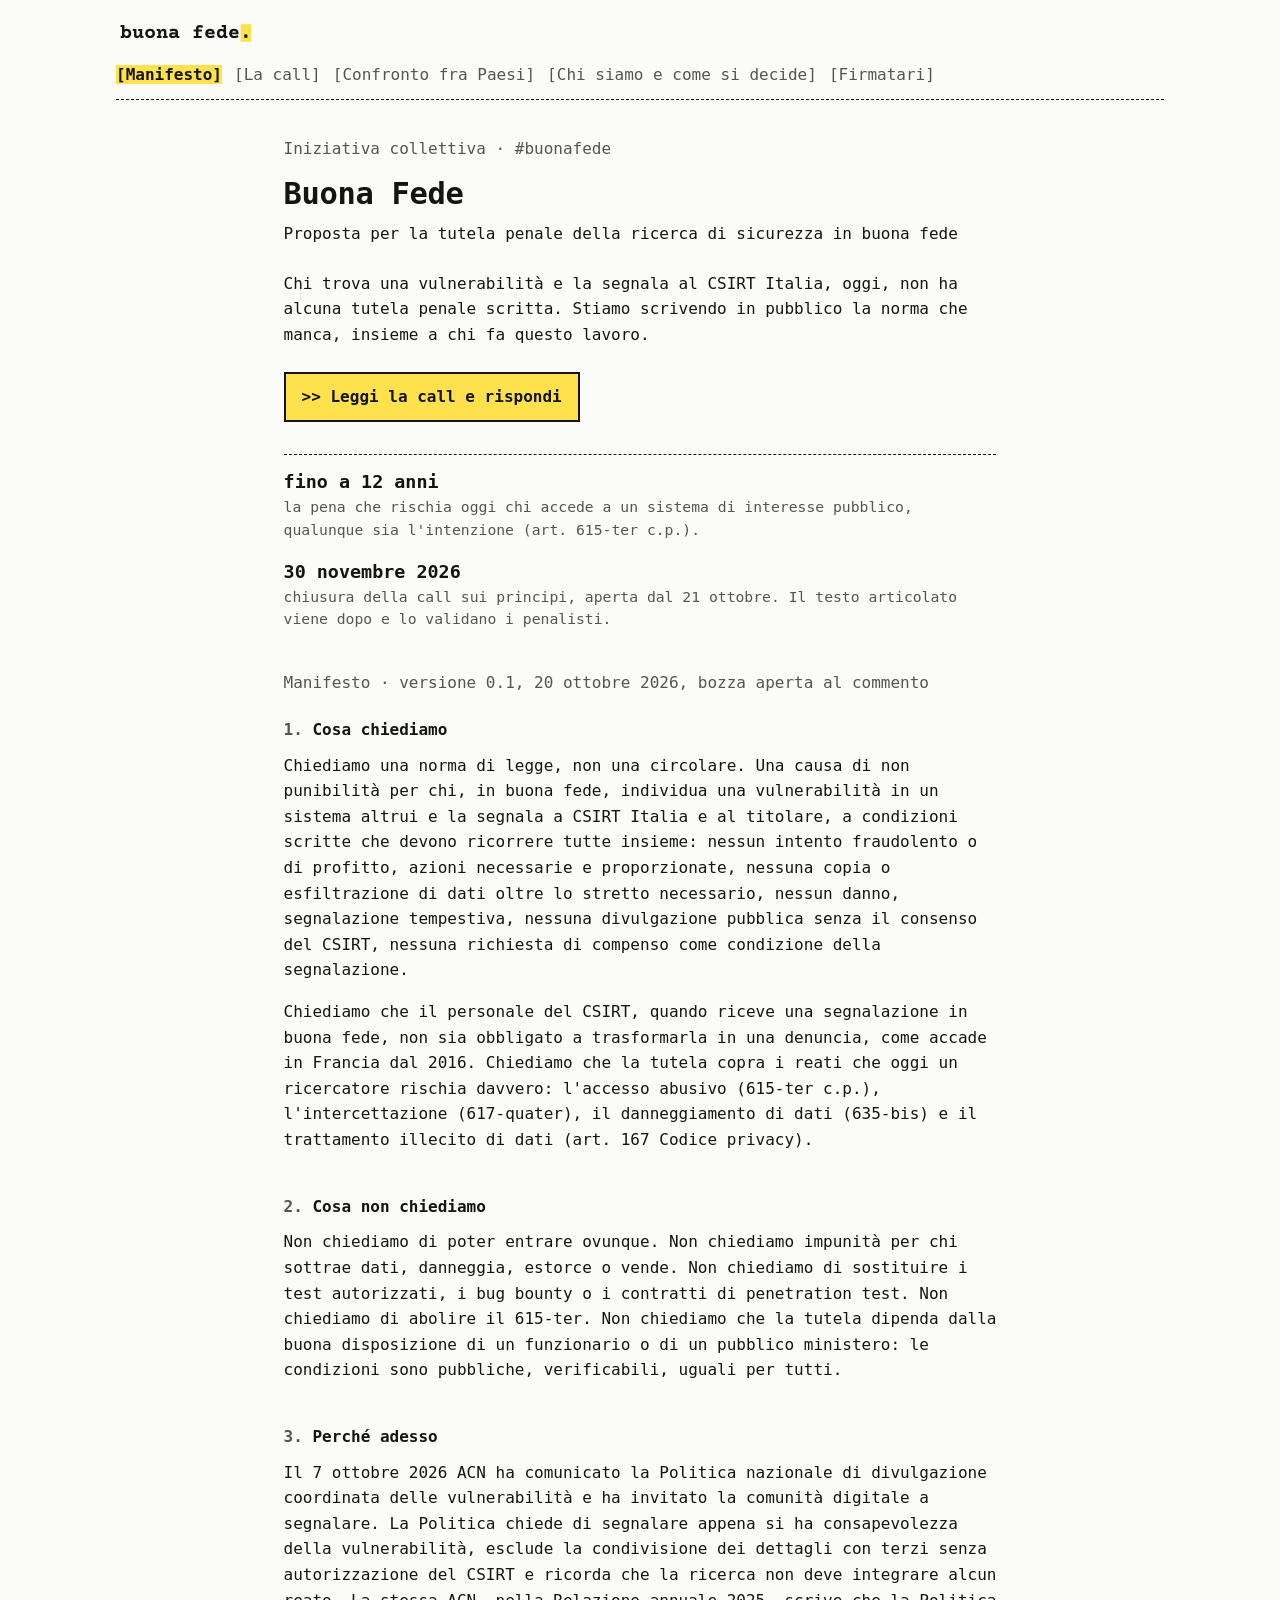
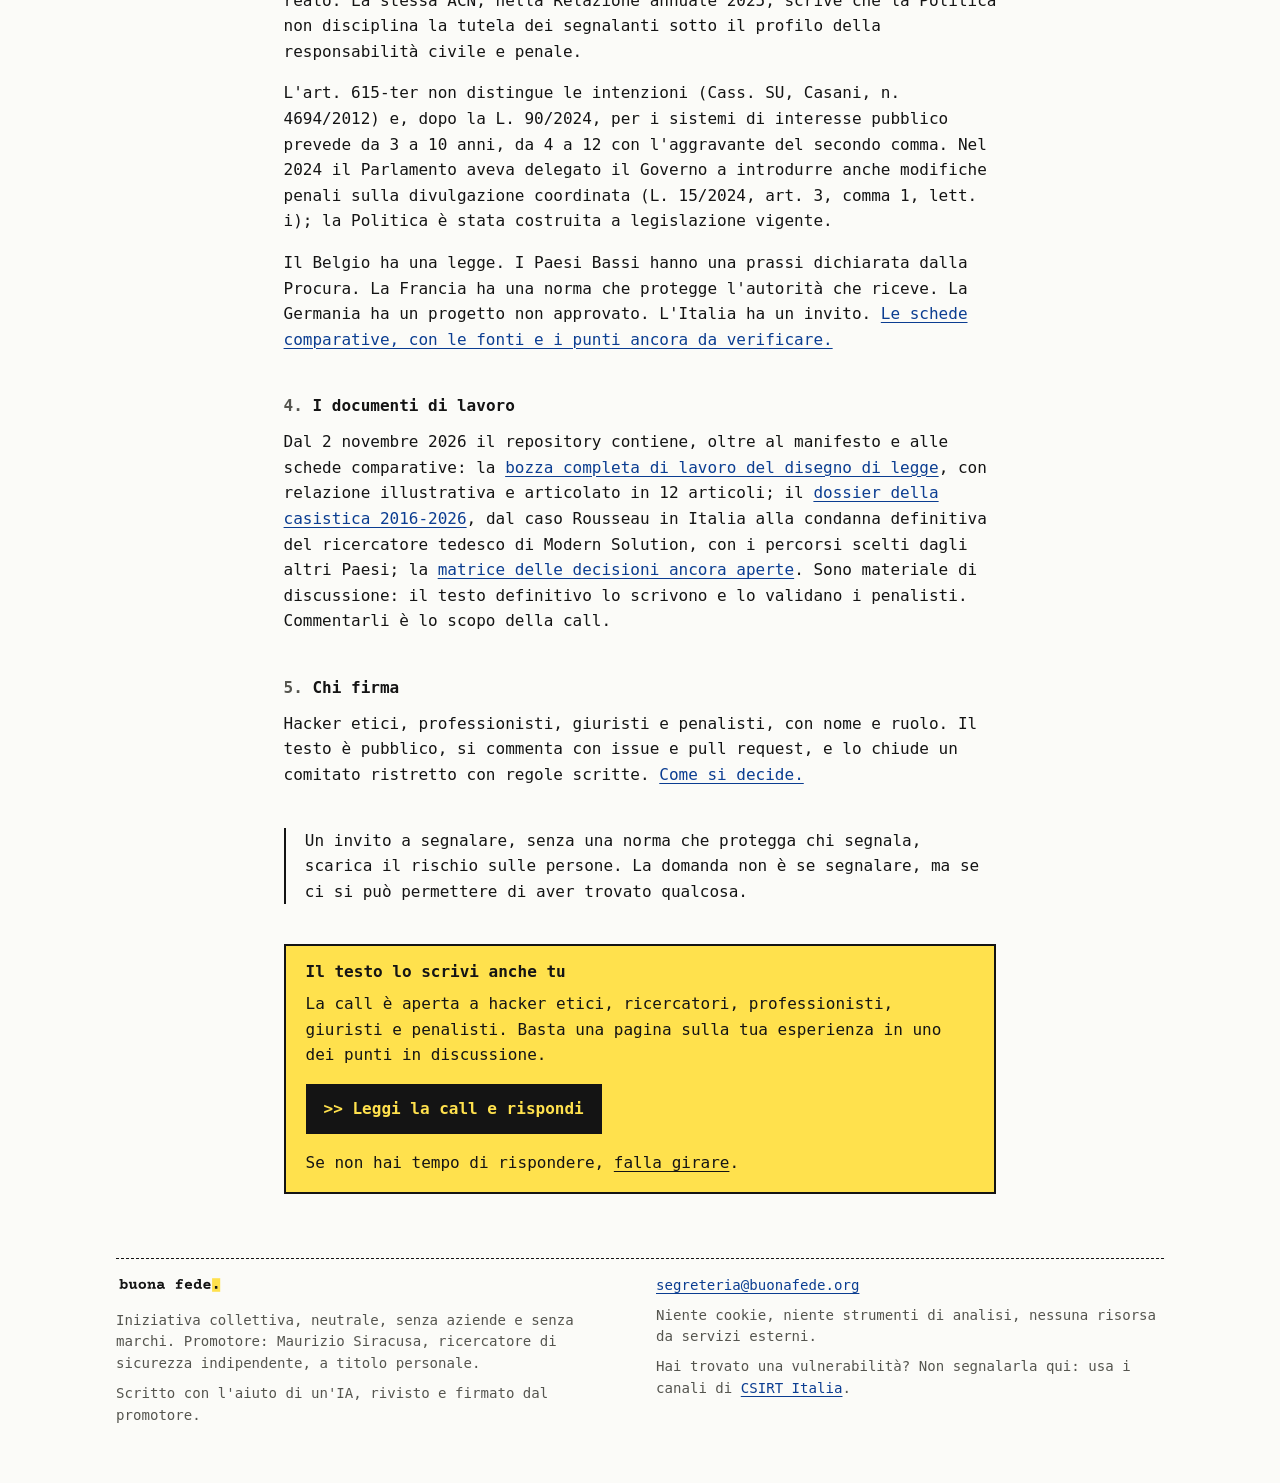
<file: sito/index.html>
<!doctype html>
<html lang="it">
<head>
<meta charset="utf-8">
<meta name="viewport" content="width=device-width, initial-scale=1">
<meta http-equiv="Content-Security-Policy" content="default-src 'none'; style-src 'self'; img-src 'self'; base-uri 'none'; form-action 'none'">
<meta name="referrer" content="no-referrer">
<title>Buona Fede - Proposta per la tutela penale della ricerca di sicurezza in buona fede</title>
<meta name="description" content="Iniziativa collettiva per una norma di legge che tuteli chi, in buona fede, individua e segnala una vulnerabilità. Manifesto, call per i contributi, confronto con Belgio, Paesi Bassi, Germania e Francia.">
<meta name="theme-color" content="#FBFBF8">
<meta property="og:title" content="Buona Fede - tutela penale della ricerca di sicurezza in buona fede">
<meta property="og:description" content="Scriviamo in pubblico la norma che manca. Leggi la call e rispondi.">
<meta property="og:type" content="website">
<meta property="og:locale" content="it_IT">
<link rel="icon" href="favicon.svg" type="image/svg+xml">
<link rel="stylesheet" href="css/stile.css">
</head>
<body>
<a class="salta" href="#contenuto">Vai al contenuto</a>
<header class="testata">
  <div class="interno">
    <a class="marchio" href="index.html" aria-label="Buona Fede, pagina iniziale"><img class="chiaro" src="logo/logo-orizzontale.svg" alt="buona fede" width="718" height="133"><img class="scuro" src="logo/logo-orizzontale-negativo.svg" alt="" width="718" height="133"></a>
    <nav aria-label="Principale">
      <ul>
        <li><a href="index.html" aria-current="page">Manifesto</a></li>
        <li><a href="call.html">La call</a></li>
        <li><a href="confronto.html">Confronto fra Paesi</a></li>
        <li><a href="chi-siamo.html">Chi siamo e come si decide</a></li>
        <li><a href="firmatari.html">Firmatari</a></li>
      </ul>
    </nav>
  </div>
</header>

<main id="contenuto">
  <div class="colonna apertura">
    <p class="etichetta">Iniziativa collettiva &middot; #buonafede</p>
    <h1>Buona Fede</h1>
    <p class="sottotitolo">Proposta per la tutela penale della ricerca di sicurezza in buona fede</p>
    <p class="tesi">Chi trova una vulnerabilità e la segnala al CSIRT Italia, oggi, non ha alcuna tutela penale scritta. Stiamo scrivendo in pubblico la norma che manca, insieme a chi fa questo lavoro.</p>
    <div class="azioni">
      <a class="pulsante" href="call.html">Leggi la call e rispondi</a>
    </div>
    <ul class="cifre">
      <li><span class="numero">fino a 12 anni</span><span class="didascalia">la pena che rischia oggi chi accede a un sistema di interesse pubblico, qualunque sia l'intenzione (art. 615-ter c.p.).</span></li>
      <li><span class="numero">30 novembre 2026</span><span class="didascalia">chiusura della call sui principi, aperta dal 21 ottobre. Il testo articolato viene dopo e lo validano i penalisti.</span></li>
    </ul>
  </div>

  <article class="colonna" id="manifesto">
    <section class="sezione">
      <p class="etichetta">Manifesto &middot; versione 0.1, 20 ottobre 2026, bozza aperta al commento</p>
      <h2>Cosa chiediamo</h2>
      <p>Chiediamo una norma di legge, non una circolare. Una causa di non punibilità per chi, in buona fede, individua una vulnerabilità in un sistema altrui e la segnala a CSIRT Italia e al titolare, a condizioni scritte che devono ricorrere tutte insieme: nessun intento fraudolento o di profitto, azioni necessarie e proporzionate, nessuna copia o esfiltrazione di dati oltre lo stretto necessario, nessun danno, segnalazione tempestiva, nessuna divulgazione pubblica senza il consenso del CSIRT, nessuna richiesta di compenso come condizione della segnalazione.</p>
      <p>Chiediamo che il personale del CSIRT, quando riceve una segnalazione in buona fede, non sia obbligato a trasformarla in una denuncia, come accade in Francia dal 2016. Chiediamo che la tutela copra i reati che oggi un ricercatore rischia davvero: l'accesso abusivo (615-ter c.p.), l'intercettazione (617-quater), il danneggiamento di dati (635-bis) e il trattamento illecito di dati (art. 167 Codice privacy).</p>
    </section>

    <section class="sezione">
      <h2>Cosa non chiediamo</h2>
      <p>Non chiediamo di poter entrare ovunque. Non chiediamo impunità per chi sottrae dati, danneggia, estorce o vende. Non chiediamo di sostituire i test autorizzati, i bug bounty o i contratti di penetration test. Non chiediamo di abolire il 615-ter. Non chiediamo che la tutela dipenda dalla buona disposizione di un funzionario o di un pubblico ministero: le condizioni sono pubbliche, verificabili, uguali per tutti.</p>
    </section>

    <section class="sezione">
      <h2>Perché adesso</h2>
      <p>Il 7 ottobre 2026 ACN ha comunicato la Politica nazionale di divulgazione coordinata delle vulnerabilità e ha invitato la comunità digitale a segnalare. La Politica chiede di segnalare appena si ha consapevolezza della vulnerabilità, esclude la condivisione dei dettagli con terzi senza autorizzazione del CSIRT e ricorda che la ricerca non deve integrare alcun reato. La stessa ACN, nella Relazione annuale 2025, scrive che la Politica non disciplina la tutela dei segnalanti sotto il profilo della responsabilità civile e penale.</p>
      <p>L'art. 615-ter non distingue le intenzioni (Cass. SU, Casani, n. 4694/2012) e, dopo la L. 90/2024, per i sistemi di interesse pubblico prevede da 3 a 10 anni, da 4 a 12 con l'aggravante del secondo comma. Nel 2024 il Parlamento aveva delegato il Governo a introdurre anche modifiche penali sulla divulgazione coordinata (L. 15/2024, art. 3, comma 1, lett. i); la Politica è stata costruita a legislazione vigente.</p>
      <p>Il Belgio ha una legge. I Paesi Bassi hanno una prassi dichiarata dalla Procura. La Francia ha una norma che protegge l'autorità che riceve. La Germania ha un progetto non approvato. L'Italia ha un invito. <a href="confronto.html">Le schede comparative, con le fonti e i punti ancora da verificare.</a></p>
    </section>

    <section class="sezione">
      <h2>I documenti di lavoro</h2>
      <p>Dal 2 novembre 2026 il repository contiene, oltre al manifesto e alle schede comparative: la <a href="https://github.com/myfoxx/buona-fede/blob/main/proposta/ddl-bozza-v0.2.md">bozza completa di lavoro del disegno di legge</a>, con relazione illustrativa e articolato in 12 articoli; il <a href="https://github.com/myfoxx/buona-fede/blob/main/proposta/dossier-casistica-e-percorsi-v0.2.md">dossier della casistica 2016-2026</a>, dal caso Rousseau in Italia alla condanna definitiva del ricercatore tedesco di Modern Solution, con i percorsi scelti dagli altri Paesi; la <a href="https://github.com/myfoxx/buona-fede/blob/main/proposta/matrice-decisioni.md">matrice delle decisioni ancora aperte</a>. Sono materiale di discussione: il testo definitivo lo scrivono e lo validano i penalisti. Commentarli è lo scopo della call.</p>
    </section>

    <section class="sezione">
      <h2>Chi firma</h2>
      <p>Hacker etici, professionisti, giuristi e penalisti, con nome e ruolo. Il testo è pubblico, si commenta con issue e pull request, e lo chiude un comitato ristretto con regole scritte. <a href="chi-siamo.html">Come si decide.</a></p>
    </section>

    <blockquote class="chiusa">
      <p>Un invito a segnalare, senza una norma che protegga chi segnala, scarica il rischio sulle persone. La domanda non è se segnalare, ma se ci si può permettere di aver trovato qualcosa.</p>
    </blockquote>

    <div class="riquadro forte invito">
      <h3>Il testo lo scrivi anche tu</h3>
      <p>La call è aperta a hacker etici, ricercatori, professionisti, giuristi e penalisti. Basta una pagina sulla tua esperienza in uno dei punti in discussione.</p>
      <p><a class="pulsante" href="call.html">Leggi la call e rispondi</a></p>
      <p>Se non hai tempo di rispondere, <a href="call.html#condividi">falla girare</a>.</p>
    </div>
  </article>
</main>

<footer class="piede">
  <div class="interno">
    <div>
      <p><a class="marchio" href="index.html" aria-label="Buona Fede"><img class="chiaro" src="logo/logo-orizzontale.svg" alt="buona fede" width="718" height="133"><img class="scuro" src="logo/logo-orizzontale-negativo.svg" alt="" width="718" height="133"></a></p>
      <p>Iniziativa collettiva, neutrale, senza aziende e senza marchi. Promotore: Maurizio Siracusa, ricercatore di sicurezza indipendente, a titolo personale.</p>
      <p>Scritto con l'aiuto di un'IA, rivisto e firmato dal promotore.</p>
    </div>
    <div>
      <p><a href="mailto:segreteria@buonafede.org">segreteria@buonafede.org</a></p>
      <p>Niente cookie, niente strumenti di analisi, nessuna risorsa da servizi esterni.</p>
      <p>Hai trovato una vulnerabilità? Non segnalarla qui: usa i canali di <a href="https://www.acn.gov.it/portale/csirt-italia/chi-siamo">CSIRT Italia</a>.</p>
    </div>
  </div>
</footer>
</body>
</html>
</file>
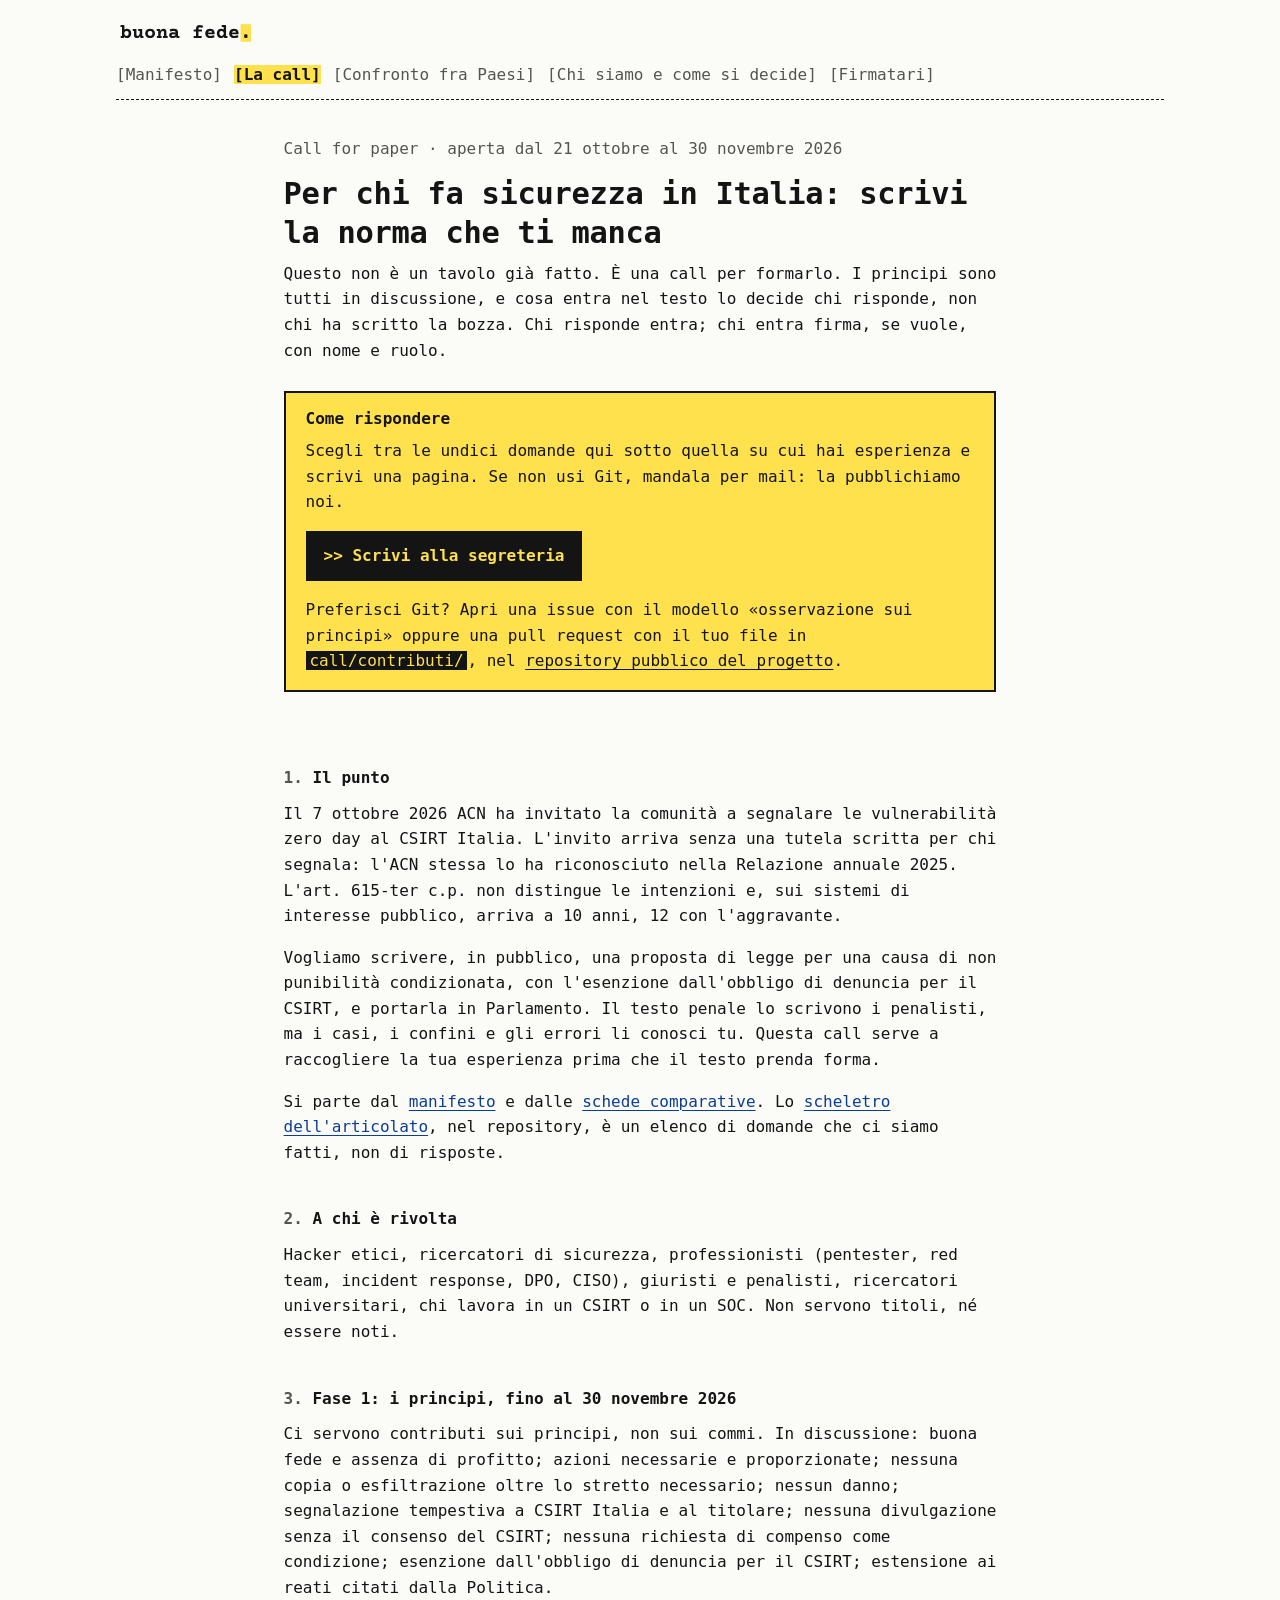
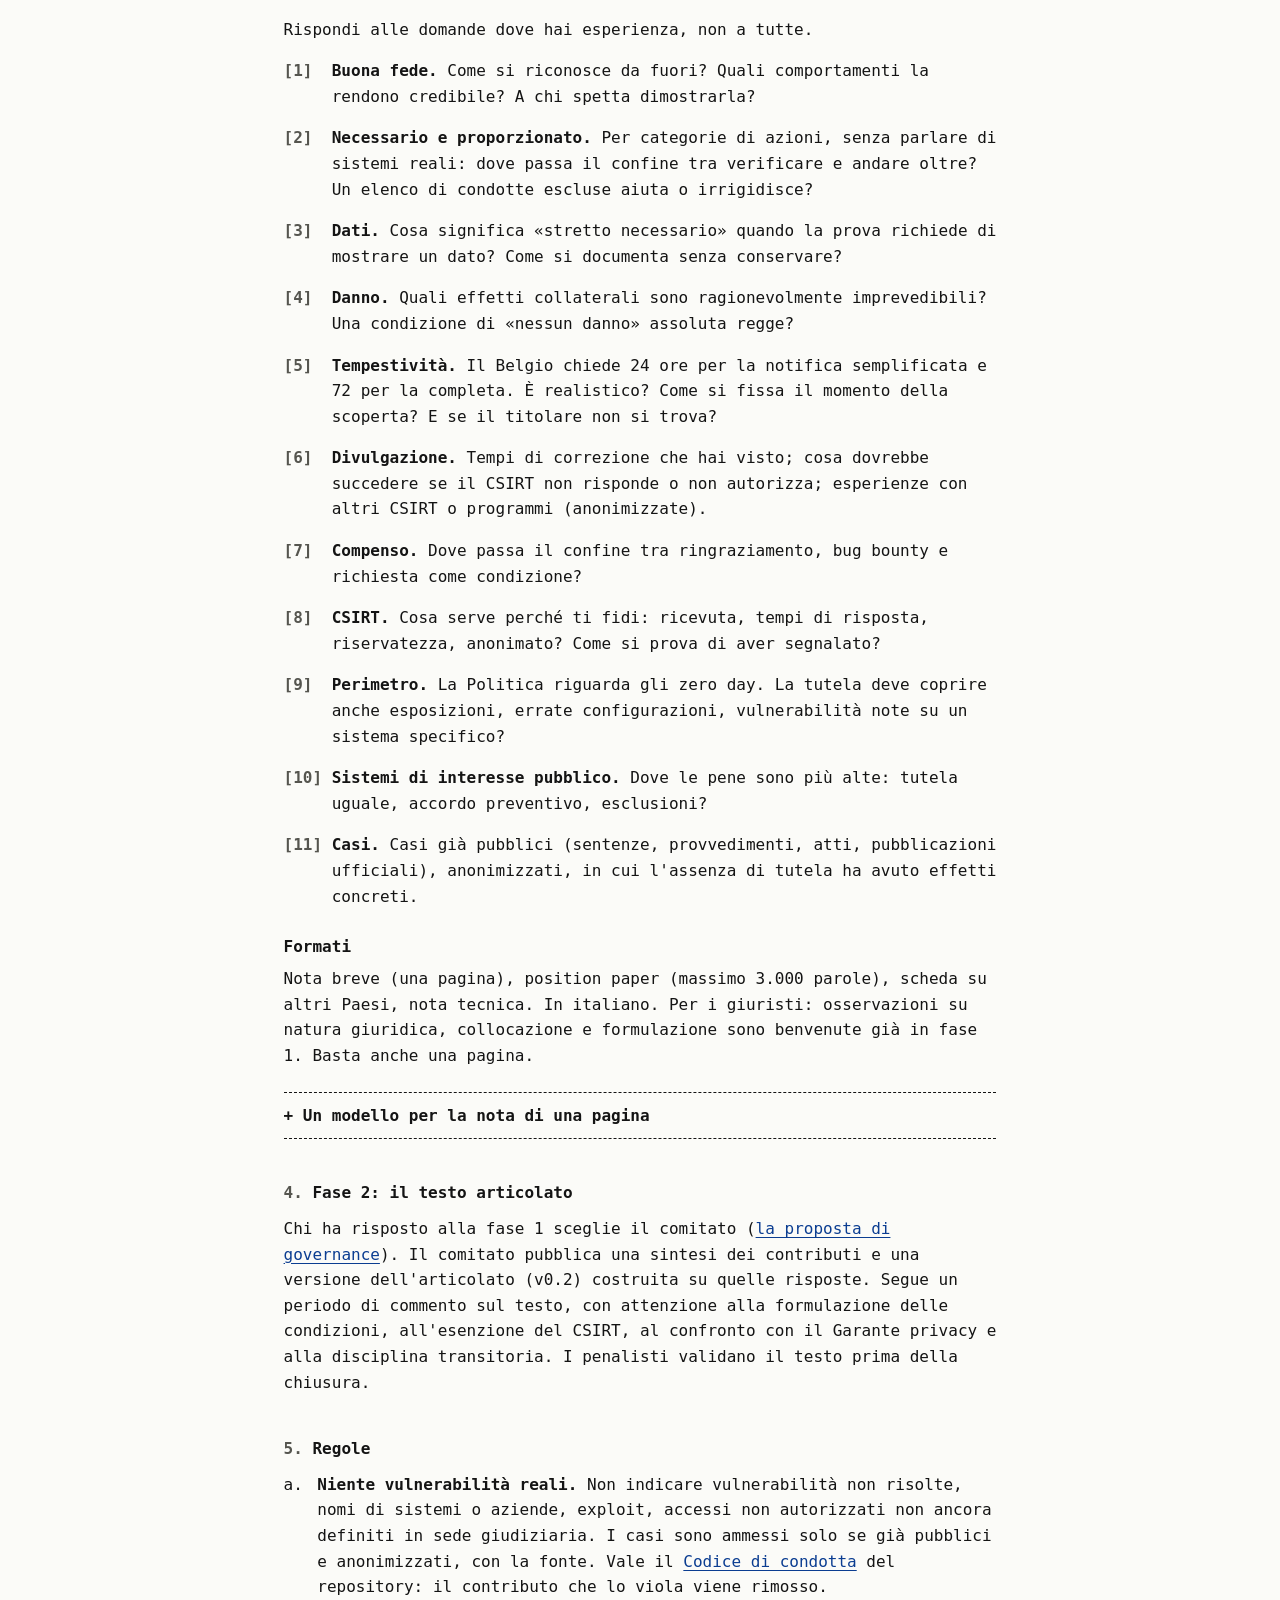
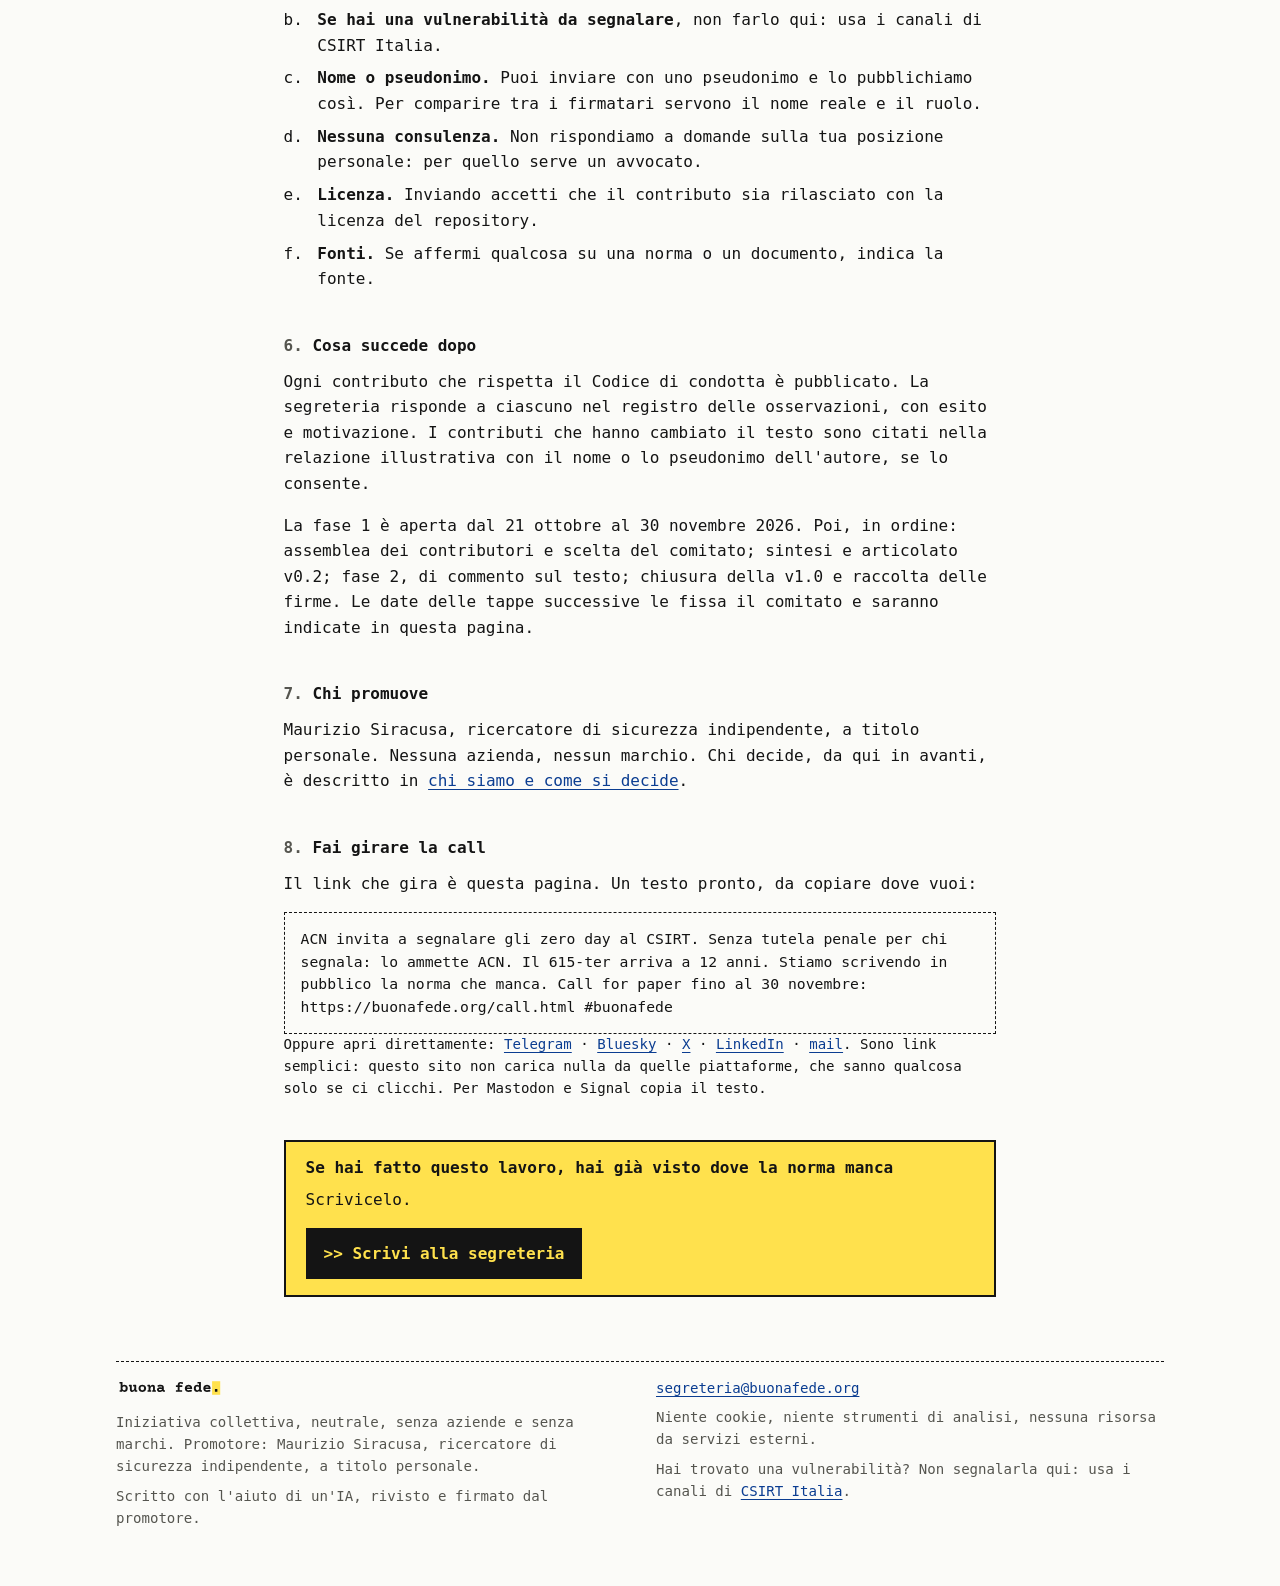
<file: sito/call.html>
<!doctype html>
<html lang="it">
<head>
<meta charset="utf-8">
<meta name="viewport" content="width=device-width, initial-scale=1">
<meta http-equiv="Content-Security-Policy" content="default-src 'none'; style-src 'self'; img-src 'self'; base-uri 'none'; form-action 'none'">
<meta name="referrer" content="no-referrer">
<title>La call - Buona Fede</title>
<meta name="description" content="Call for paper per hacker etici, professionisti e giuristi: scrivi la norma che ti manca. Fase 1 sui principi, aperta fino al 30 novembre 2026. Basta una pagina.">
<meta name="theme-color" content="#FBFBF8">
<meta property="og:title" content="Buona Fede - la call: scrivi la norma che ti manca">
<meta property="og:description" content="Una proposta di legge per la tutela penale della ricerca di sicurezza in buona fede, scritta in pubblico. Basta una pagina.">
<meta property="og:type" content="website">
<meta property="og:locale" content="it_IT">
<link rel="icon" href="favicon.svg" type="image/svg+xml">
<link rel="stylesheet" href="css/stile.css">
</head>
<body>
<a class="salta" href="#contenuto">Vai al contenuto</a>
<header class="testata">
  <div class="interno">
    <a class="marchio" href="index.html" aria-label="Buona Fede, pagina iniziale"><img class="chiaro" src="logo/logo-orizzontale.svg" alt="buona fede" width="718" height="133"><img class="scuro" src="logo/logo-orizzontale-negativo.svg" alt="" width="718" height="133"></a>
    <nav aria-label="Principale">
      <ul>
        <li><a href="index.html">Manifesto</a></li>
        <li><a href="call.html" aria-current="page">La call</a></li>
        <li><a href="confronto.html">Confronto fra Paesi</a></li>
        <li><a href="chi-siamo.html">Chi siamo e come si decide</a></li>
        <li><a href="firmatari.html">Firmatari</a></li>
      </ul>
    </nav>
  </div>
</header>

<main id="contenuto">
  <article class="colonna">
    <div class="apertura">
      <p class="etichetta">Call for paper &middot; aperta dal 21 ottobre al 30 novembre 2026</p>
      <h1>Per chi fa sicurezza in Italia: scrivi la norma che ti manca</h1>
      <p class="tesi">Questo non è un tavolo già fatto. È una call per formarlo. I principi sono tutti in discussione, e cosa entra nel testo lo decide chi risponde, non chi ha scritto la bozza. Chi risponde entra; chi entra firma, se vuole, con nome e ruolo.</p>

      <div class="riquadro forte">
        <h3>Come rispondere</h3>
        <p>Scegli tra le undici domande qui sotto quella su cui hai esperienza e scrivi una pagina. Se non usi Git, mandala per mail: la pubblichiamo noi.</p>
        <p><a class="pulsante" href="mailto:segreteria@buonafede.org?subject=Contributo%20alla%20call%20Buona%20Fede&amp;body=Nome%20o%20pseudonimo%3A%0ARuolo%20(facoltativo)%3A%0A%0APunto%20della%20call%20a%20cui%20rispondo%20(numero%20e%20titolo)%3A%0A%0AEsperienza%20o%20argomento%3A%0A%0AFonti%20(norme%2C%20documenti%2C%20casi%20gia%20pubblici)%3A%0A%0A---%0ANon%20indicare%20vulnerabilita%20reali%20non%20risolte%2C%20nomi%20di%20sistemi%20o%20aziende%2C%20exploit.">Scrivi alla segreteria</a></p>
        <p>Preferisci Git? Apri una issue con il modello &laquo;osservazione sui principi&raquo; oppure una pull request con il tuo file in <code>call/contributi/</code>, nel <a href="https://github.com/myfoxx/buona-fede" rel="noopener">repository pubblico del progetto</a>.</p>
      </div>
    </div>

    <section class="sezione">
      <h2>Il punto</h2>
      <p>Il 7 ottobre 2026 ACN ha invitato la comunità a segnalare le vulnerabilità zero day al CSIRT Italia. L'invito arriva senza una tutela scritta per chi segnala: l'ACN stessa lo ha riconosciuto nella Relazione annuale 2025. L'art. 615-ter c.p. non distingue le intenzioni e, sui sistemi di interesse pubblico, arriva a 10 anni, 12 con l'aggravante.</p>
      <p>Vogliamo scrivere, in pubblico, una proposta di legge per una causa di non punibilità condizionata, con l'esenzione dall'obbligo di denuncia per il CSIRT, e portarla in Parlamento. Il testo penale lo scrivono i penalisti, ma i casi, i confini e gli errori li conosci tu. Questa call serve a raccogliere la tua esperienza prima che il testo prenda forma.</p>
      <p>Si parte dal <a href="index.html#manifesto">manifesto</a> e dalle <a href="confronto.html">schede comparative</a>. Lo <a href="https://github.com/myfoxx/buona-fede/blob/main/proposta/articolato-scheletro.md" rel="noopener">scheletro dell'articolato</a>, nel repository, è un elenco di domande che ci siamo fatti, non di risposte.</p>
    </section>

    <section class="sezione">
      <h2>A chi è rivolta</h2>
      <p>Hacker etici, ricercatori di sicurezza, professionisti (pentester, red team, incident response, DPO, CISO), giuristi e penalisti, ricercatori universitari, chi lavora in un CSIRT o in un SOC. Non servono titoli, né essere noti.</p>
    </section>

    <section class="sezione" id="fase-1">
      <h2>Fase 1: i principi, fino al 30 novembre 2026</h2>
      <p>Ci servono contributi sui principi, non sui commi. In discussione: buona fede e assenza di profitto; azioni necessarie e proporzionate; nessuna copia o esfiltrazione oltre lo stretto necessario; nessun danno; segnalazione tempestiva a CSIRT Italia e al titolare; nessuna divulgazione senza il consenso del CSIRT; nessuna richiesta di compenso come condizione; esenzione dall'obbligo di denuncia per il CSIRT; estensione ai reati citati dalla Politica.</p>
      <p>Rispondi alle domande dove hai esperienza, non a tutte.</p>

      <ol class="domande">
        <li><strong>Buona fede.</strong> Come si riconosce da fuori? Quali comportamenti la rendono credibile? A chi spetta dimostrarla?</li>
        <li><strong>Necessario e proporzionato.</strong> Per categorie di azioni, senza parlare di sistemi reali: dove passa il confine tra verificare e andare oltre? Un elenco di condotte escluse aiuta o irrigidisce?</li>
        <li><strong>Dati.</strong> Cosa significa &laquo;stretto necessario&raquo; quando la prova richiede di mostrare un dato? Come si documenta senza conservare?</li>
        <li><strong>Danno.</strong> Quali effetti collaterali sono ragionevolmente imprevedibili? Una condizione di &laquo;nessun danno&raquo; assoluta regge?</li>
        <li><strong>Tempestività.</strong> Il Belgio chiede 24 ore per la notifica semplificata e 72 per la completa. È realistico? Come si fissa il momento della scoperta? E se il titolare non si trova?</li>
        <li><strong>Divulgazione.</strong> Tempi di correzione che hai visto; cosa dovrebbe succedere se il CSIRT non risponde o non autorizza; esperienze con altri CSIRT o programmi (anonimizzate).</li>
        <li><strong>Compenso.</strong> Dove passa il confine tra ringraziamento, bug bounty e richiesta come condizione?</li>
        <li><strong>CSIRT.</strong> Cosa serve perché ti fidi: ricevuta, tempi di risposta, riservatezza, anonimato? Come si prova di aver segnalato?</li>
        <li><strong>Perimetro.</strong> La Politica riguarda gli zero day. La tutela deve coprire anche esposizioni, errate configurazioni, vulnerabilità note su un sistema specifico?</li>
        <li><strong>Sistemi di interesse pubblico.</strong> Dove le pene sono più alte: tutela uguale, accordo preventivo, esclusioni?</li>
        <li><strong>Casi.</strong> Casi già pubblici (sentenze, provvedimenti, atti, pubblicazioni ufficiali), anonimizzati, in cui l'assenza di tutela ha avuto effetti concreti.</li>
      </ol>

      <h3>Formati</h3>
      <p>Nota breve (una pagina), position paper (massimo 3.000 parole), scheda su altri Paesi, nota tecnica. In italiano. Per i giuristi: osservazioni su natura giuridica, collocazione e formulazione sono benvenute già in fase 1. Basta anche una pagina.</p>

      <details>
        <summary>Un modello per la nota di una pagina</summary>
        <pre class="modello">Nome o pseudonimo:
Ruolo (facoltativo):

Punto della call a cui rispondo (numero e titolo):

Esperienza o argomento:

Fonti (norme, documenti, casi già pubblici):</pre>
      </details>
    </section>

    <section class="sezione" id="fase-2">
      <h2>Fase 2: il testo articolato</h2>
      <p>Chi ha risposto alla fase 1 sceglie il comitato (<a href="chi-siamo.html">la proposta di governance</a>). Il comitato pubblica una sintesi dei contributi e una versione dell'articolato (v0.2) costruita su quelle risposte. Segue un periodo di commento sul testo, con attenzione alla formulazione delle condizioni, all'esenzione del CSIRT, al confronto con il Garante privacy e alla disciplina transitoria. I penalisti validano il testo prima della chiusura.</p>
    </section>

    <section class="sezione" id="regole">
      <h2>Regole</h2>
      <ol class="lettere">
        <li><strong>Niente vulnerabilità reali.</strong> Non indicare vulnerabilità non risolte, nomi di sistemi o aziende, exploit, accessi non autorizzati non ancora definiti in sede giudiziaria. I casi sono ammessi solo se già pubblici e anonimizzati, con la fonte. Vale il <a href="https://github.com/myfoxx/buona-fede/blob/main/CODE_OF_CONDUCT.md" rel="noopener">Codice di condotta</a> del repository: il contributo che lo viola viene rimosso.</li>
        <li><strong>Se hai una vulnerabilità da segnalare</strong>, non farlo qui: usa i canali di CSIRT Italia.</li>
        <li><strong>Nome o pseudonimo.</strong> Puoi inviare con uno pseudonimo e lo pubblichiamo così. Per comparire tra i firmatari servono il nome reale e il ruolo.</li>
        <li><strong>Nessuna consulenza.</strong> Non rispondiamo a domande sulla tua posizione personale: per quello serve un avvocato.</li>
        <li><strong>Licenza.</strong> Inviando accetti che il contributo sia rilasciato con la licenza del repository.</li>
        <li><strong>Fonti.</strong> Se affermi qualcosa su una norma o un documento, indica la fonte.</li>
      </ol>
    </section>

    <section class="sezione">
      <h2>Cosa succede dopo</h2>
      <p>Ogni contributo che rispetta il Codice di condotta è pubblicato. La segreteria risponde a ciascuno nel registro delle osservazioni, con esito e motivazione. I contributi che hanno cambiato il testo sono citati nella relazione illustrativa con il nome o lo pseudonimo dell'autore, se lo consente.</p>
      <p>La fase 1 è aperta dal 21 ottobre al 30 novembre 2026. Poi, in ordine: assemblea dei contributori e scelta del comitato; sintesi e articolato v0.2; fase 2, di commento sul testo; chiusura della v1.0 e raccolta delle firme. Le date delle tappe successive le fissa il comitato e saranno indicate in questa pagina.</p>
    </section>

    <section class="sezione">
      <h2>Chi promuove</h2>
      <p>Maurizio Siracusa, ricercatore di sicurezza indipendente, a titolo personale. Nessuna azienda, nessun marchio. Chi decide, da qui in avanti, è descritto in <a href="chi-siamo.html">chi siamo e come si decide</a>.</p>
    </section>

    <section class="sezione" id="condividi">
      <h2>Fai girare la call</h2>
      <p>Il link che gira è questa pagina. Un testo pronto, da copiare dove vuoi:</p>
      <pre class="modello">ACN invita a segnalare gli zero day al CSIRT. Senza tutela penale per chi segnala: lo ammette ACN. Il 615-ter arriva a 12 anni. Stiamo scrivendo in pubblico la norma che manca. Call for paper fino al 30 novembre: https://buonafede.org/call.html #buonafede</pre>
      <p class="fonti">Oppure apri direttamente: <a href="https://t.me/share/url?url=https%3A%2F%2Fbuonafede.org%2Fcall.html&amp;text=ACN%20invita%20a%20segnalare%20gli%20zero%20day%20al%20CSIRT.%20Senza%20tutela%20penale%20per%20chi%20segnala%3A%20lo%20ammette%20ACN.%20Il%20615-ter%20arriva%20a%2012%20anni.%20Stiamo%20scrivendo%20in%20pubblico%20la%20norma%20che%20manca.%20Call%20for%20paper%20fino%20al%2030%20novembre.%20%23buonafede" rel="noopener">Telegram</a> &middot; <a href="https://bsky.app/intent/compose?text=ACN%20invita%20a%20segnalare%20gli%20zero%20day%20al%20CSIRT.%20Senza%20tutela%20penale%20per%20chi%20segnala%3A%20lo%20ammette%20ACN.%20Il%20615-ter%20arriva%20a%2012%20anni.%20Stiamo%20scrivendo%20in%20pubblico%20la%20norma%20che%20manca.%20Call%20for%20paper%20fino%20al%2030%20novembre%3A%20https%3A%2F%2Fbuonafede.org%2Fcall.html%20%23buonafede" rel="noopener">Bluesky</a> &middot; <a href="https://x.com/intent/post?text=ACN%20invita%20a%20segnalare%20gli%20zero%20day%20al%20CSIRT.%20Senza%20tutela%20penale%20per%20chi%20segnala%3A%20lo%20ammette%20ACN.%20Il%20615-ter%20arriva%20a%2012%20anni.%20Stiamo%20scrivendo%20in%20pubblico%20la%20norma%20che%20manca.%20Call%20for%20paper%20fino%20al%2030%20novembre%3A%20https%3A%2F%2Fbuonafede.org%2Fcall.html%20%23buonafede" rel="noopener">X</a> &middot; <a href="https://www.linkedin.com/sharing/share-offsite/?url=https%3A%2F%2Fbuonafede.org%2Fcall.html" rel="noopener">LinkedIn</a> &middot; <a href="mailto:?subject=Call%20for%20paper%20Buona%20Fede&amp;body=ACN%20invita%20a%20segnalare%20gli%20zero%20day%20al%20CSIRT.%20Senza%20tutela%20penale%20per%20chi%20segnala%3A%20lo%20ammette%20ACN.%20Il%20615-ter%20arriva%20a%2012%20anni.%20Stiamo%20scrivendo%20in%20pubblico%20la%20norma%20che%20manca.%20Call%20for%20paper%20fino%20al%2030%20novembre%3A%20https%3A%2F%2Fbuonafede.org%2Fcall.html">mail</a>. Sono link semplici: questo sito non carica nulla da quelle piattaforme, che sanno qualcosa solo se ci clicchi. Per Mastodon e Signal copia il testo.</p>
    </section>

    <div class="riquadro forte invito">
      <h3>Se hai fatto questo lavoro, hai già visto dove la norma manca</h3>
      <p>Scrivicelo.</p>
      <p><a class="pulsante" href="mailto:segreteria@buonafede.org?subject=Contributo%20alla%20call%20Buona%20Fede&amp;body=Nome%20o%20pseudonimo%3A%0ARuolo%20(facoltativo)%3A%0A%0APunto%20della%20call%20a%20cui%20rispondo%20(numero%20e%20titolo)%3A%0A%0AEsperienza%20o%20argomento%3A%0A%0AFonti%20(norme%2C%20documenti%2C%20casi%20gia%20pubblici)%3A%0A%0A---%0ANon%20indicare%20vulnerabilita%20reali%20non%20risolte%2C%20nomi%20di%20sistemi%20o%20aziende%2C%20exploit.">Scrivi alla segreteria</a></p>
    </div>
  </article>
</main>

<footer class="piede">
  <div class="interno">
    <div>
      <p><a class="marchio" href="index.html" aria-label="Buona Fede"><img class="chiaro" src="logo/logo-orizzontale.svg" alt="buona fede" width="718" height="133"><img class="scuro" src="logo/logo-orizzontale-negativo.svg" alt="" width="718" height="133"></a></p>
      <p>Iniziativa collettiva, neutrale, senza aziende e senza marchi. Promotore: Maurizio Siracusa, ricercatore di sicurezza indipendente, a titolo personale.</p>
      <p>Scritto con l'aiuto di un'IA, rivisto e firmato dal promotore.</p>
    </div>
    <div>
      <p><a href="mailto:segreteria@buonafede.org">segreteria@buonafede.org</a></p>
      <p>Niente cookie, niente strumenti di analisi, nessuna risorsa da servizi esterni.</p>
      <p>Hai trovato una vulnerabilità? Non segnalarla qui: usa i canali di <a href="https://www.acn.gov.it/portale/csirt-italia/chi-siamo">CSIRT Italia</a>.</p>
    </div>
  </div>
</footer>
</body>
</html>
</file>
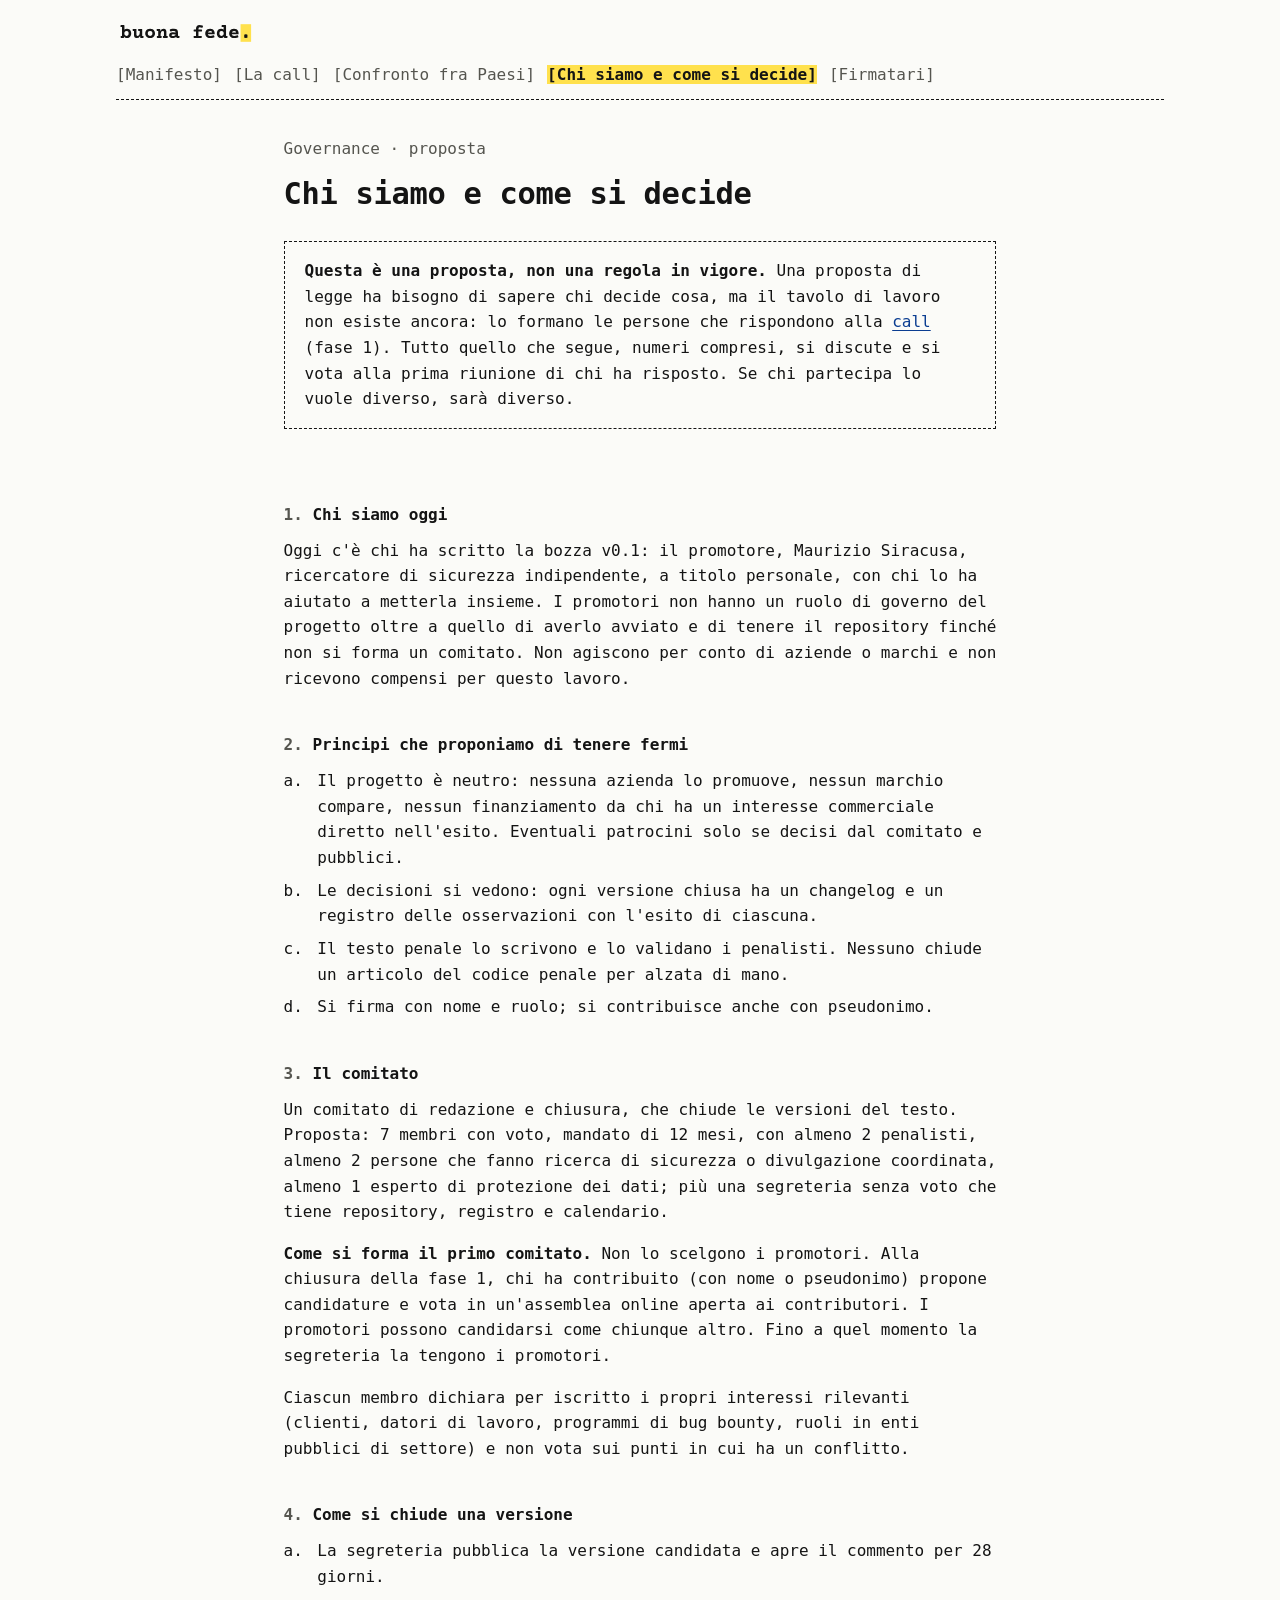
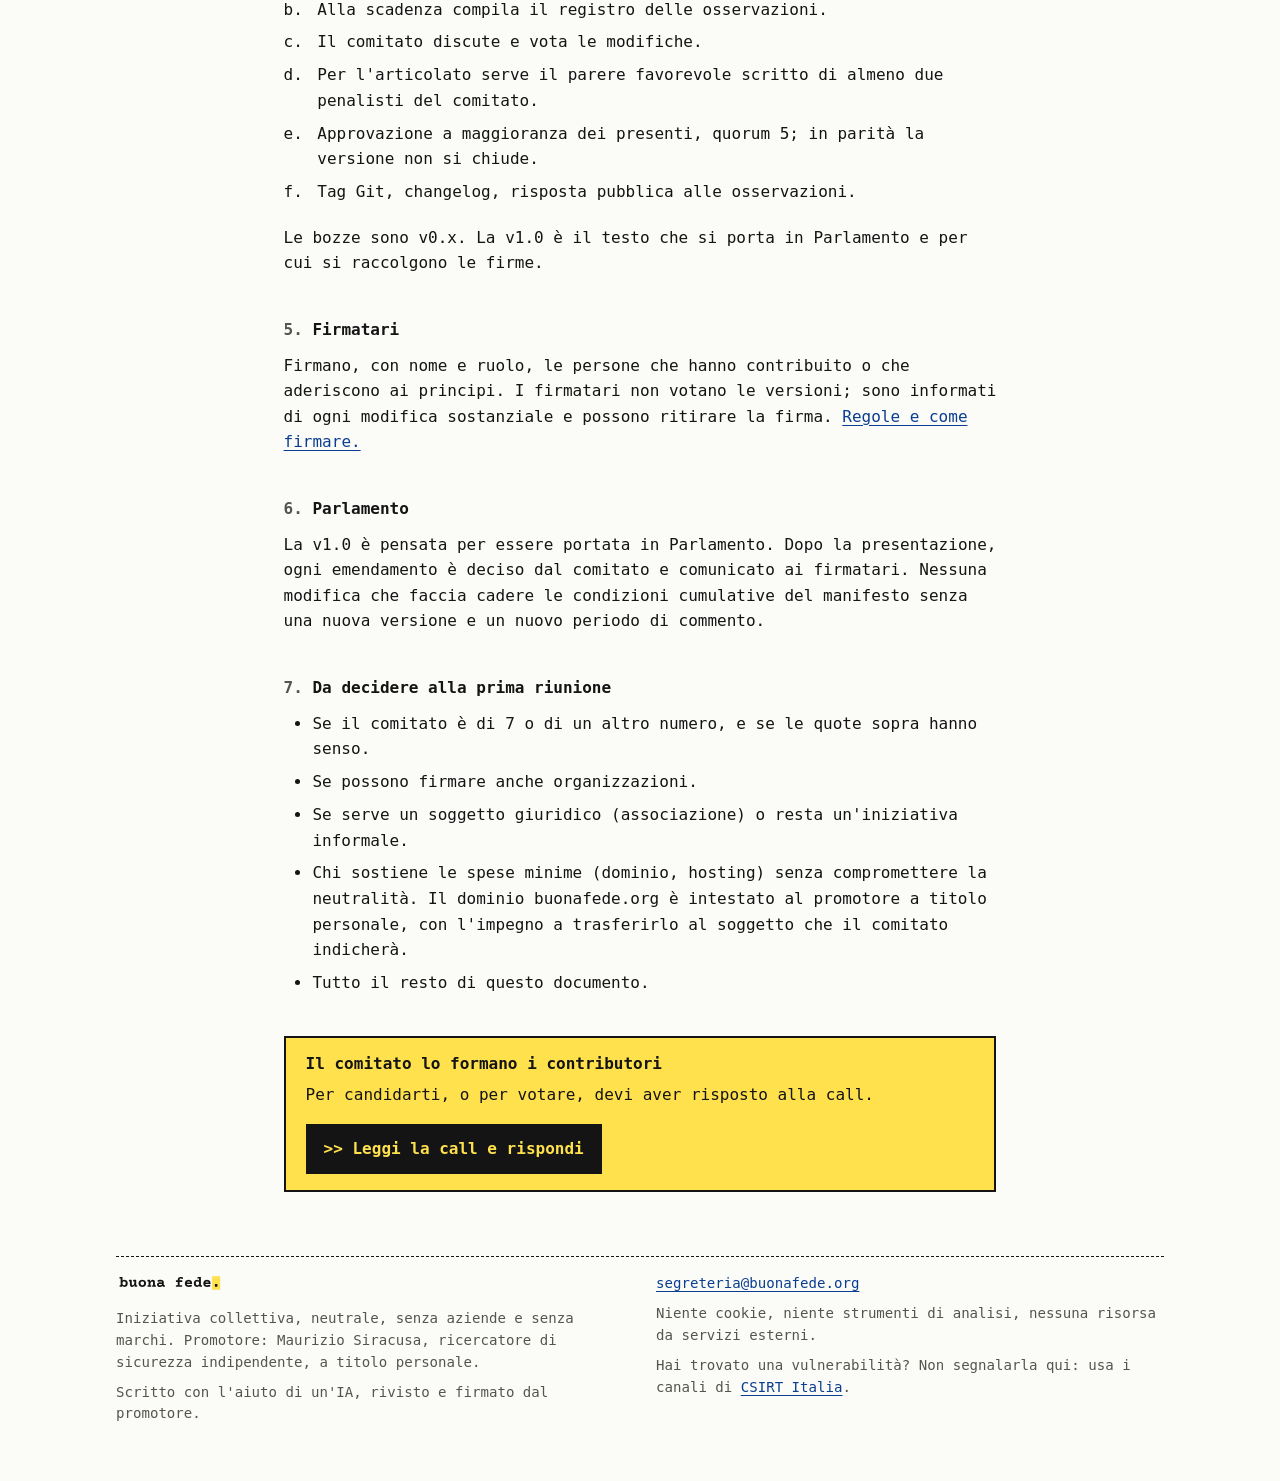
<file: sito/chi-siamo.html>
<!doctype html>
<html lang="it">
<head>
<meta charset="utf-8">
<meta name="viewport" content="width=device-width, initial-scale=1">
<meta http-equiv="Content-Security-Policy" content="default-src 'none'; style-src 'self'; img-src 'self'; base-uri 'none'; form-action 'none'">
<meta name="referrer" content="no-referrer">
<title>Chi siamo e come si decide - Buona Fede</title>
<meta name="description" content="Chi ha avviato il progetto, quali principi tiene fermi e come si formerà il comitato che chiude le versioni del testo. Una proposta, discussa da chi risponde alla call.">
<meta name="theme-color" content="#FBFBF8">
<meta property="og:title" content="Buona Fede - chi siamo e come si decide">
<meta property="og:description" content="Un progetto neutro, con regole scritte per decidere. La governance è una proposta, non una regola in vigore.">
<meta property="og:type" content="website">
<meta property="og:locale" content="it_IT">
<link rel="icon" href="favicon.svg" type="image/svg+xml">
<link rel="stylesheet" href="css/stile.css">
</head>
<body>
<a class="salta" href="#contenuto">Vai al contenuto</a>
<header class="testata">
  <div class="interno">
    <a class="marchio" href="index.html" aria-label="Buona Fede, pagina iniziale"><img class="chiaro" src="logo/logo-orizzontale.svg" alt="buona fede" width="718" height="133"><img class="scuro" src="logo/logo-orizzontale-negativo.svg" alt="" width="718" height="133"></a>
    <nav aria-label="Principale">
      <ul>
        <li><a href="index.html">Manifesto</a></li>
        <li><a href="call.html">La call</a></li>
        <li><a href="confronto.html">Confronto fra Paesi</a></li>
        <li><a href="chi-siamo.html" aria-current="page">Chi siamo e come si decide</a></li>
        <li><a href="firmatari.html">Firmatari</a></li>
      </ul>
    </nav>
  </div>
</header>

<main id="contenuto">
  <article class="colonna">
    <div class="apertura">
      <p class="etichetta">Governance &middot; proposta</p>
      <h1>Chi siamo e come si decide</h1>
      <div class="riquadro">
        <p><strong>Questa è una proposta, non una regola in vigore.</strong> Una proposta di legge ha bisogno di sapere chi decide cosa, ma il tavolo di lavoro non esiste ancora: lo formano le persone che rispondono alla <a href="call.html">call</a> (fase 1). Tutto quello che segue, numeri compresi, si discute e si vota alla prima riunione di chi ha risposto. Se chi partecipa lo vuole diverso, sarà diverso.</p>
      </div>
    </div>

    <section class="sezione">
      <h2>Chi siamo oggi</h2>
      <p>Oggi c'è chi ha scritto la bozza v0.1: il promotore, Maurizio Siracusa, ricercatore di sicurezza indipendente, a titolo personale, con chi lo ha aiutato a metterla insieme. I promotori non hanno un ruolo di governo del progetto oltre a quello di averlo avviato e di tenere il repository finché non si forma un comitato. Non agiscono per conto di aziende o marchi e non ricevono compensi per questo lavoro.</p>
    </section>

    <section class="sezione">
      <h2>Principi che proponiamo di tenere fermi</h2>
      <ol class="lettere">
        <li>Il progetto è neutro: nessuna azienda lo promuove, nessun marchio compare, nessun finanziamento da chi ha un interesse commerciale diretto nell'esito. Eventuali patrocini solo se decisi dal comitato e pubblici.</li>
        <li>Le decisioni si vedono: ogni versione chiusa ha un changelog e un registro delle osservazioni con l'esito di ciascuna.</li>
        <li>Il testo penale lo scrivono e lo validano i penalisti. Nessuno chiude un articolo del codice penale per alzata di mano.</li>
        <li>Si firma con nome e ruolo; si contribuisce anche con pseudonimo.</li>
      </ol>
    </section>

    <section class="sezione">
      <h2>Il comitato</h2>
      <p>Un comitato di redazione e chiusura, che chiude le versioni del testo. Proposta: 7 membri con voto, mandato di 12 mesi, con almeno 2 penalisti, almeno 2 persone che fanno ricerca di sicurezza o divulgazione coordinata, almeno 1 esperto di protezione dei dati; più una segreteria senza voto che tiene repository, registro e calendario.</p>
      <p><strong>Come si forma il primo comitato.</strong> Non lo scelgono i promotori. Alla chiusura della fase 1, chi ha contribuito (con nome o pseudonimo) propone candidature e vota in un'assemblea online aperta ai contributori. I promotori possono candidarsi come chiunque altro. Fino a quel momento la segreteria la tengono i promotori.</p>
      <p>Ciascun membro dichiara per iscritto i propri interessi rilevanti (clienti, datori di lavoro, programmi di bug bounty, ruoli in enti pubblici di settore) e non vota sui punti in cui ha un conflitto.</p>
    </section>

    <section class="sezione">
      <h2>Come si chiude una versione</h2>
      <ol class="lettere">
        <li>La segreteria pubblica la versione candidata e apre il commento per 28 giorni.</li>
        <li>Alla scadenza compila il registro delle osservazioni.</li>
        <li>Il comitato discute e vota le modifiche.</li>
        <li>Per l'articolato serve il parere favorevole scritto di almeno due penalisti del comitato.</li>
        <li>Approvazione a maggioranza dei presenti, quorum 5; in parità la versione non si chiude.</li>
        <li>Tag Git, changelog, risposta pubblica alle osservazioni.</li>
      </ol>
      <p>Le bozze sono v0.x. La v1.0 è il testo che si porta in Parlamento e per cui si raccolgono le firme.</p>
    </section>

    <section class="sezione">
      <h2>Firmatari</h2>
      <p>Firmano, con nome e ruolo, le persone che hanno contribuito o che aderiscono ai principi. I firmatari non votano le versioni; sono informati di ogni modifica sostanziale e possono ritirare la firma. <a href="firmatari.html">Regole e come firmare.</a></p>
    </section>

    <section class="sezione">
      <h2>Parlamento</h2>
      <p>La v1.0 è pensata per essere portata in Parlamento. Dopo la presentazione, ogni emendamento è deciso dal comitato e comunicato ai firmatari. Nessuna modifica che faccia cadere le condizioni cumulative del manifesto senza una nuova versione e un nuovo periodo di commento.</p>
    </section>

    <section class="sezione">
      <h2>Da decidere alla prima riunione</h2>
      <ul>
        <li>Se il comitato è di 7 o di un altro numero, e se le quote sopra hanno senso.</li>
        <li>Se possono firmare anche organizzazioni.</li>
        <li>Se serve un soggetto giuridico (associazione) o resta un'iniziativa informale.</li>
        <li>Chi sostiene le spese minime (dominio, hosting) senza compromettere la neutralità. Il dominio buonafede.org è intestato al promotore a titolo personale, con l'impegno a trasferirlo al soggetto che il comitato indicherà.</li>
        <li>Tutto il resto di questo documento.</li>
      </ul>
    </section>

    <div class="riquadro forte invito">
      <h3>Il comitato lo formano i contributori</h3>
      <p>Per candidarti, o per votare, devi aver risposto alla call.</p>
      <p><a class="pulsante" href="call.html">Leggi la call e rispondi</a></p>
    </div>
  </article>
</main>

<footer class="piede">
  <div class="interno">
    <div>
      <p><a class="marchio" href="index.html" aria-label="Buona Fede"><img class="chiaro" src="logo/logo-orizzontale.svg" alt="buona fede" width="718" height="133"><img class="scuro" src="logo/logo-orizzontale-negativo.svg" alt="" width="718" height="133"></a></p>
      <p>Iniziativa collettiva, neutrale, senza aziende e senza marchi. Promotore: Maurizio Siracusa, ricercatore di sicurezza indipendente, a titolo personale.</p>
      <p>Scritto con l'aiuto di un'IA, rivisto e firmato dal promotore.</p>
    </div>
    <div>
      <p><a href="mailto:segreteria@buonafede.org">segreteria@buonafede.org</a></p>
      <p>Niente cookie, niente strumenti di analisi, nessuna risorsa da servizi esterni.</p>
      <p>Hai trovato una vulnerabilità? Non segnalarla qui: usa i canali di <a href="https://www.acn.gov.it/portale/csirt-italia/chi-siamo">CSIRT Italia</a>.</p>
    </div>
  </div>
</footer>
</body>
</html>
</file>
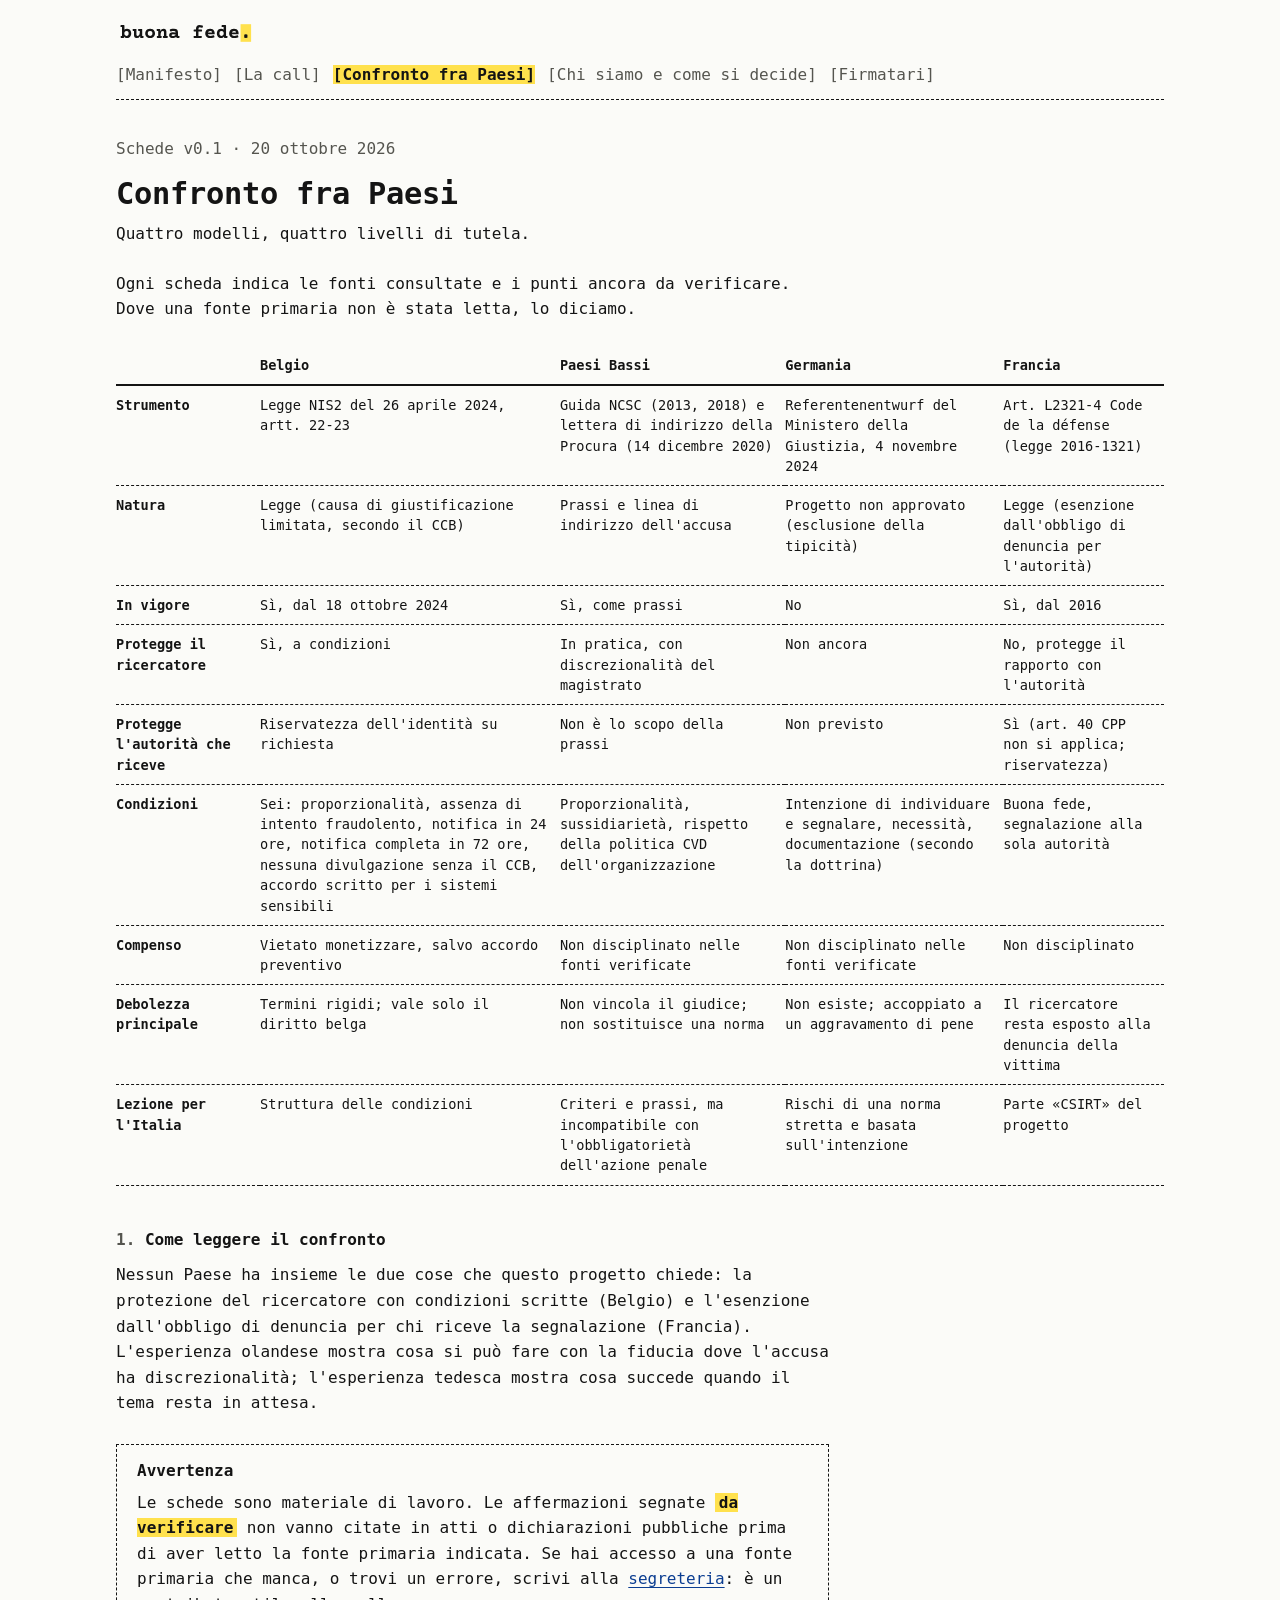
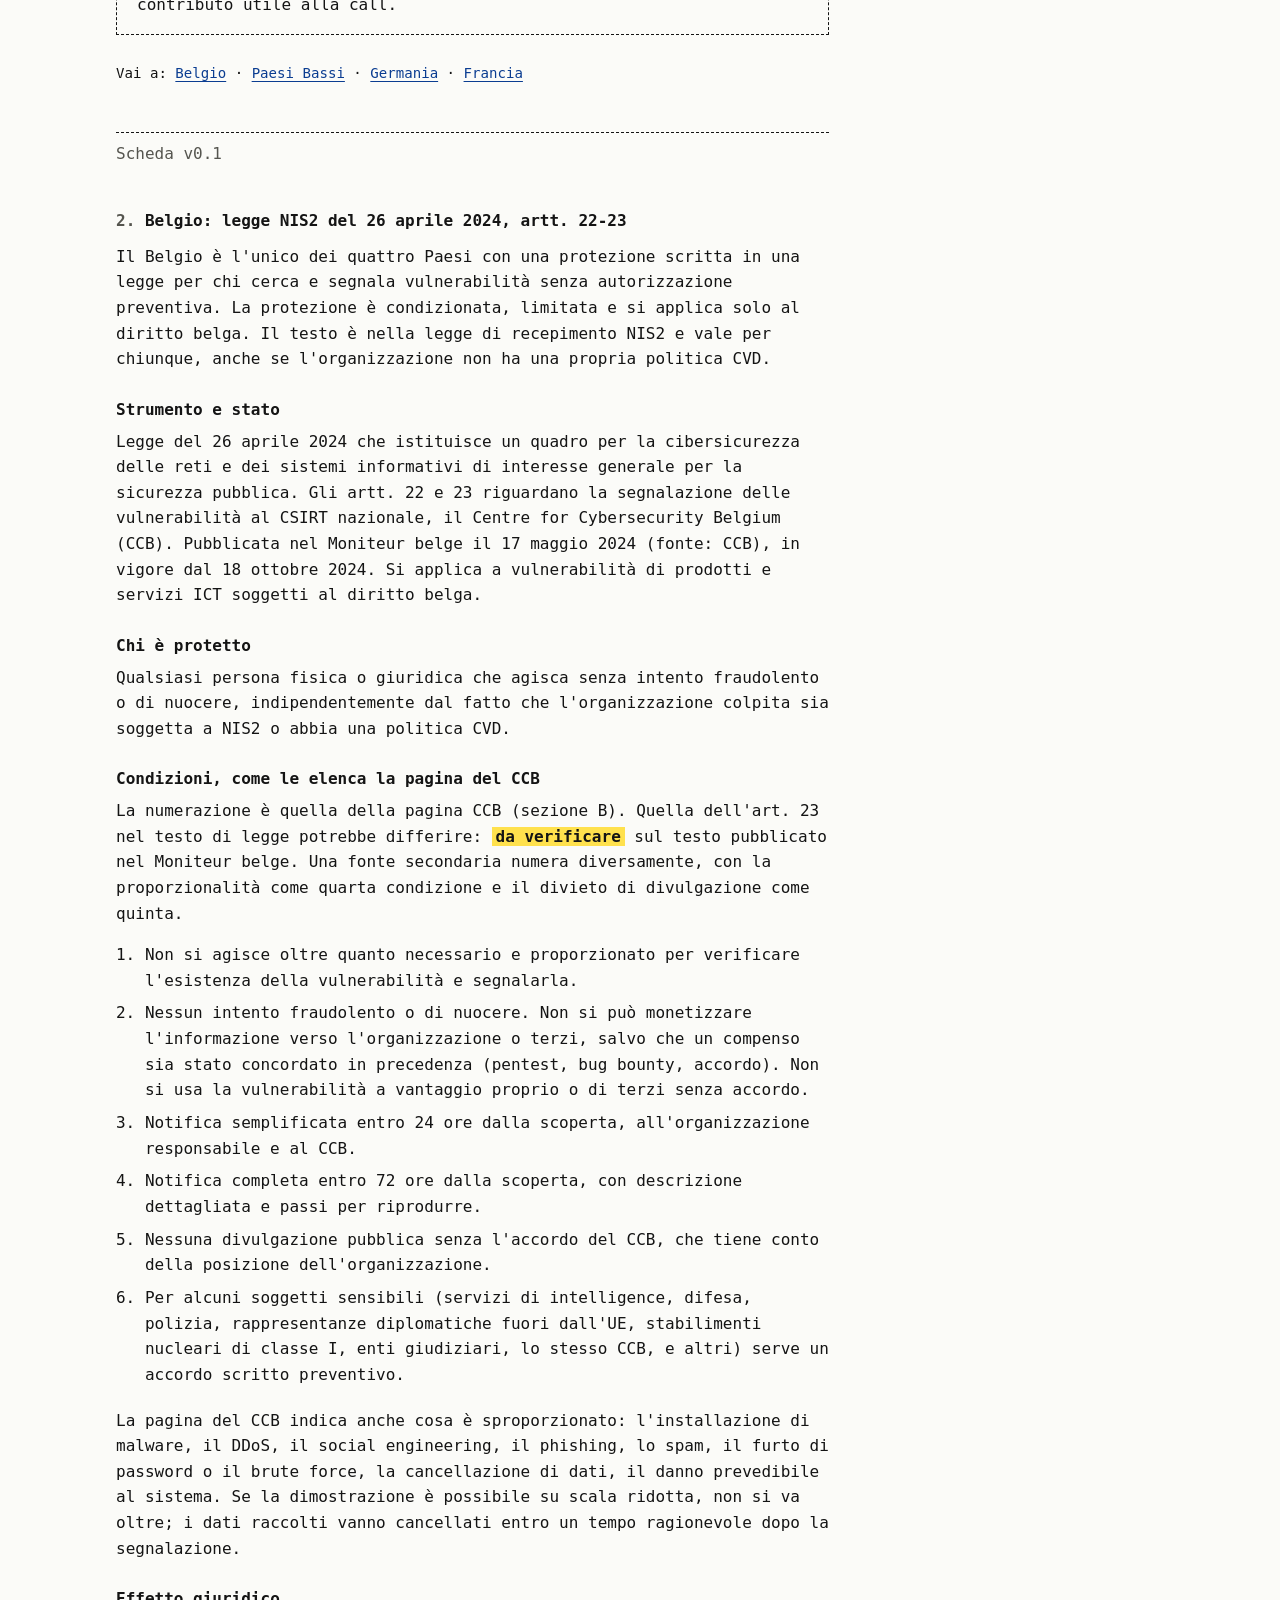
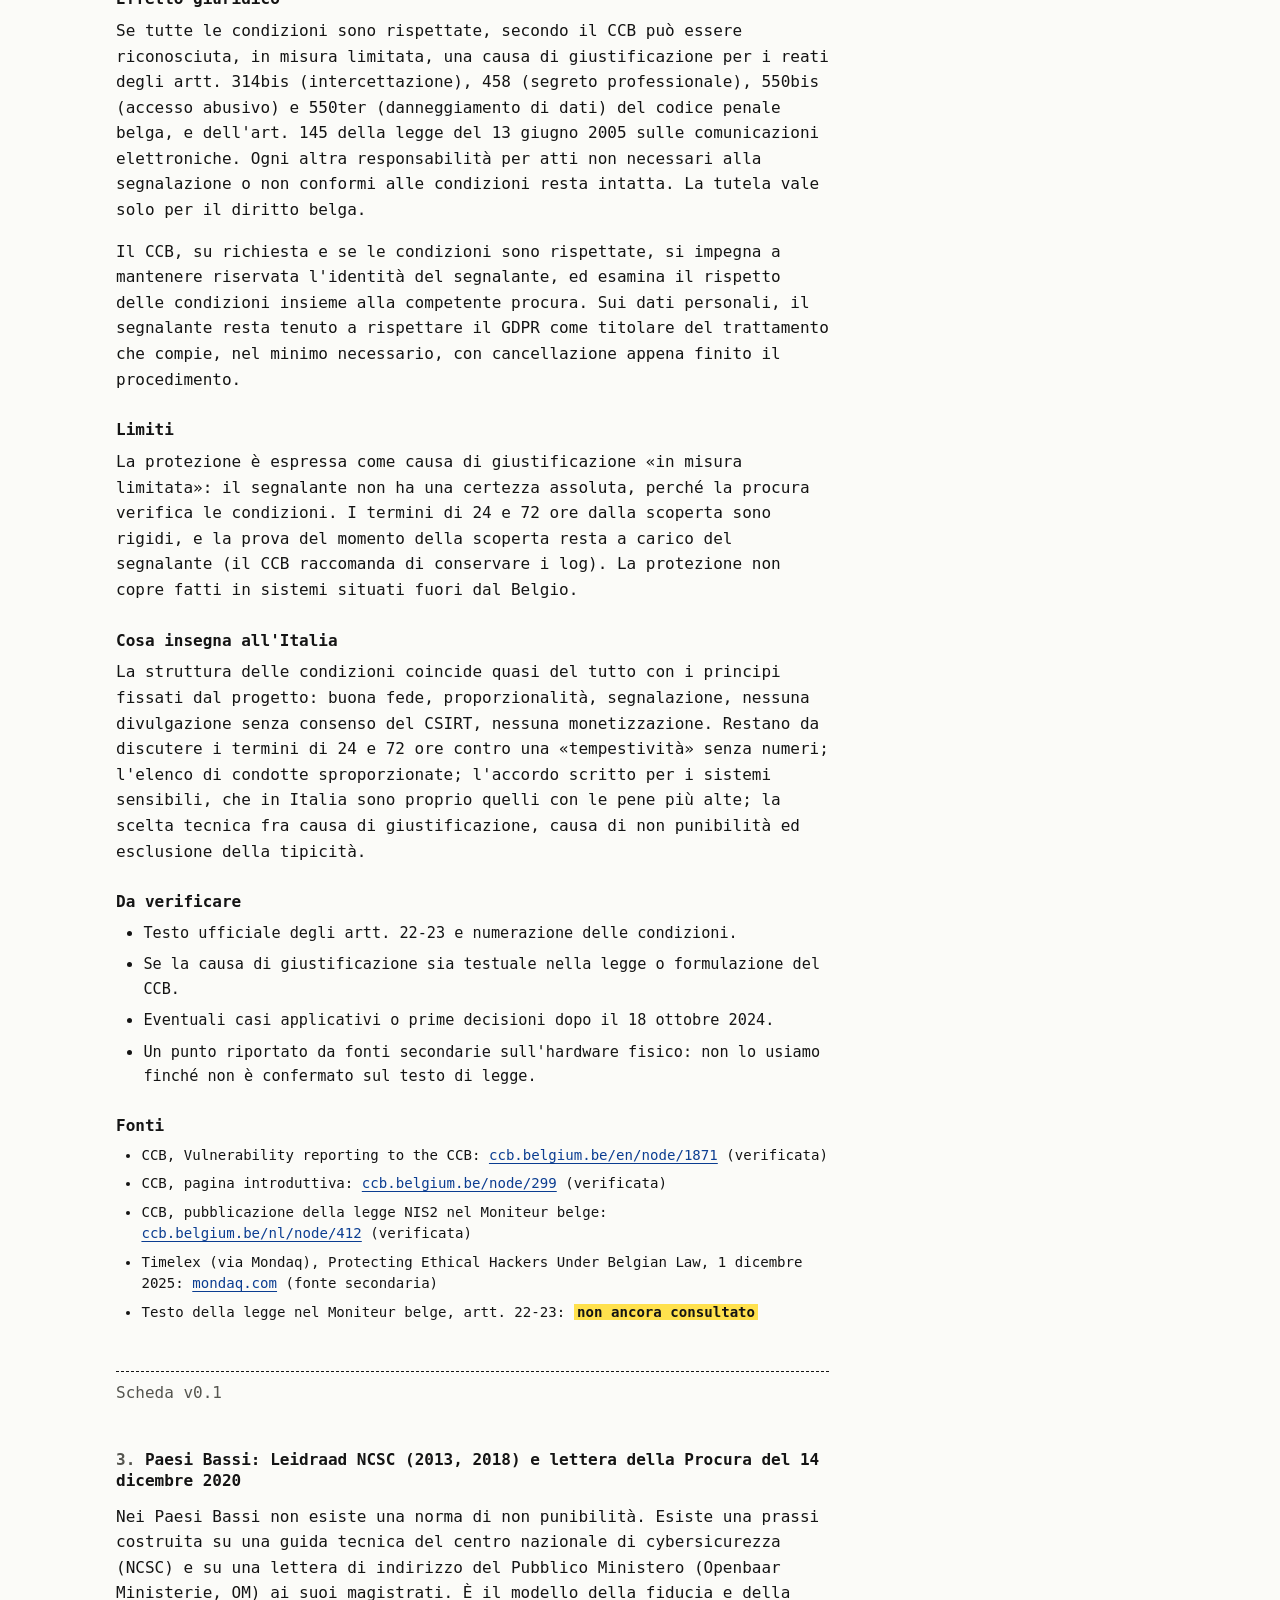
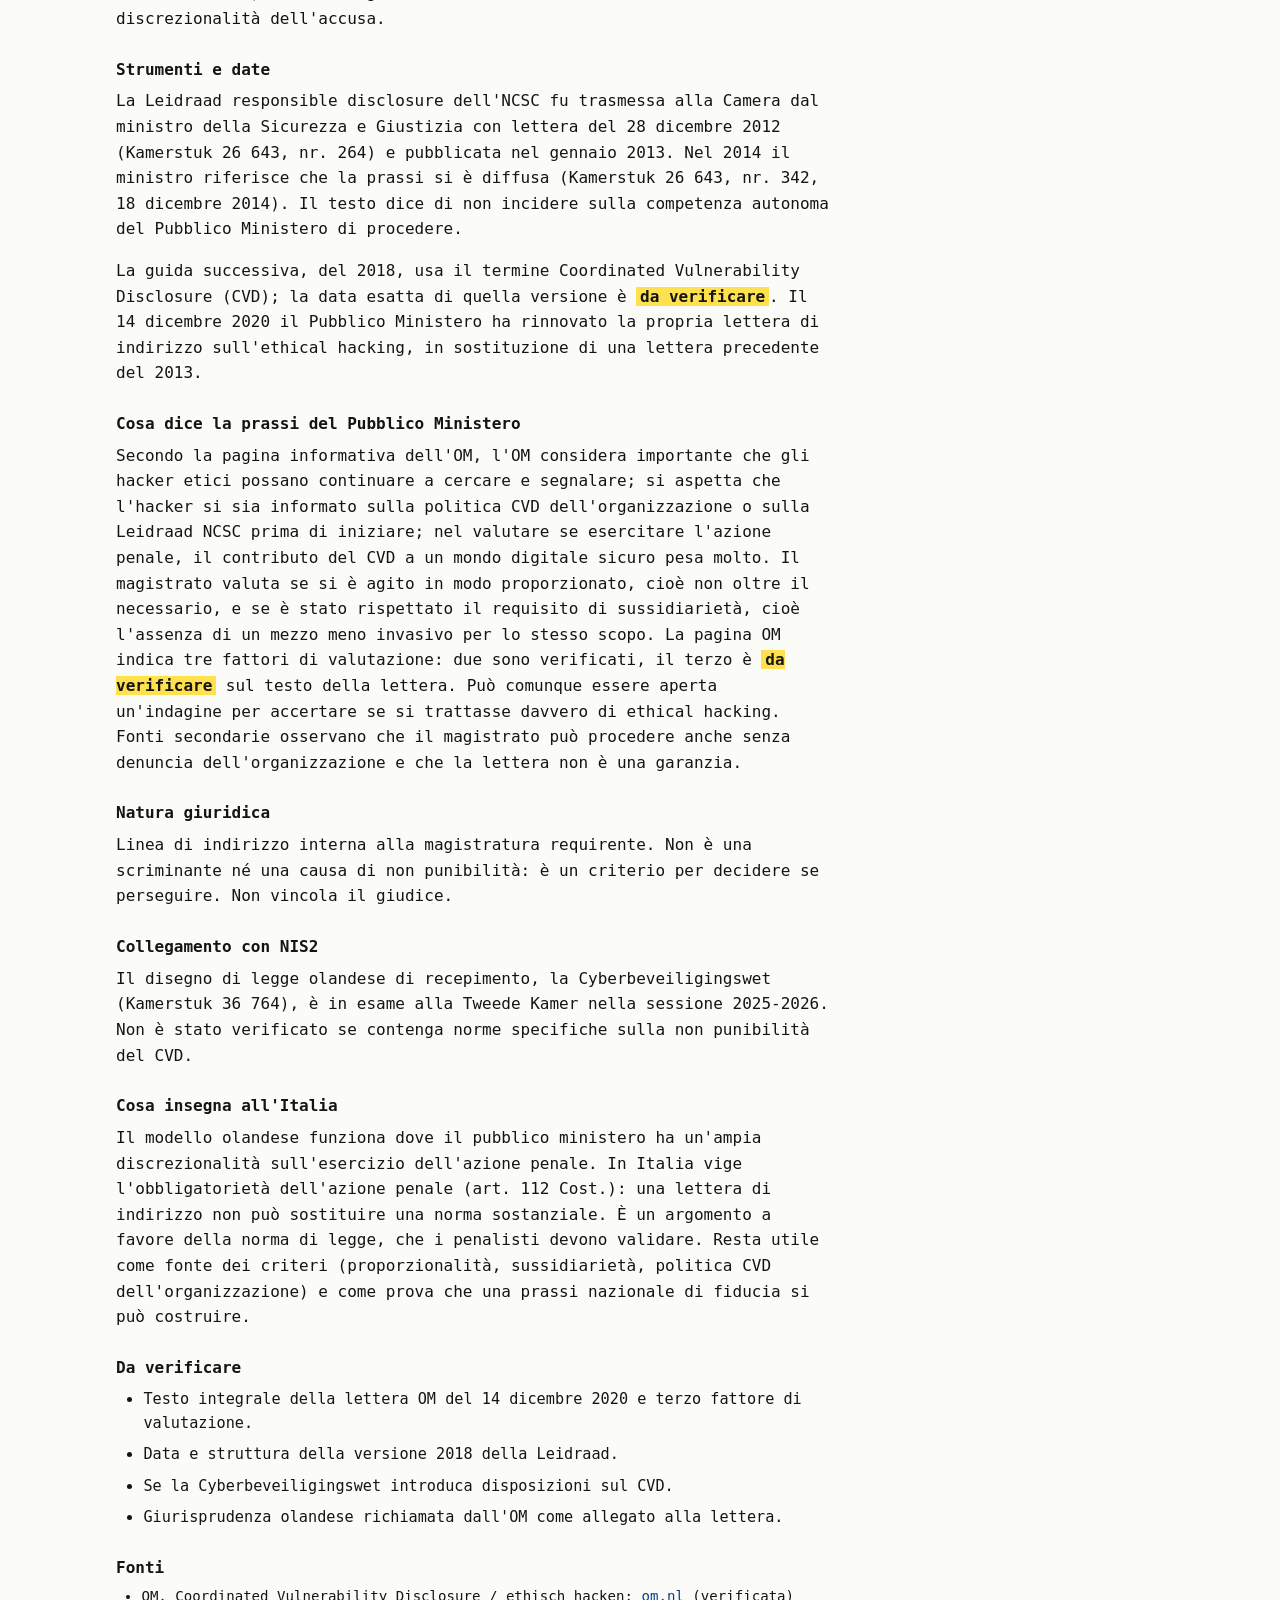
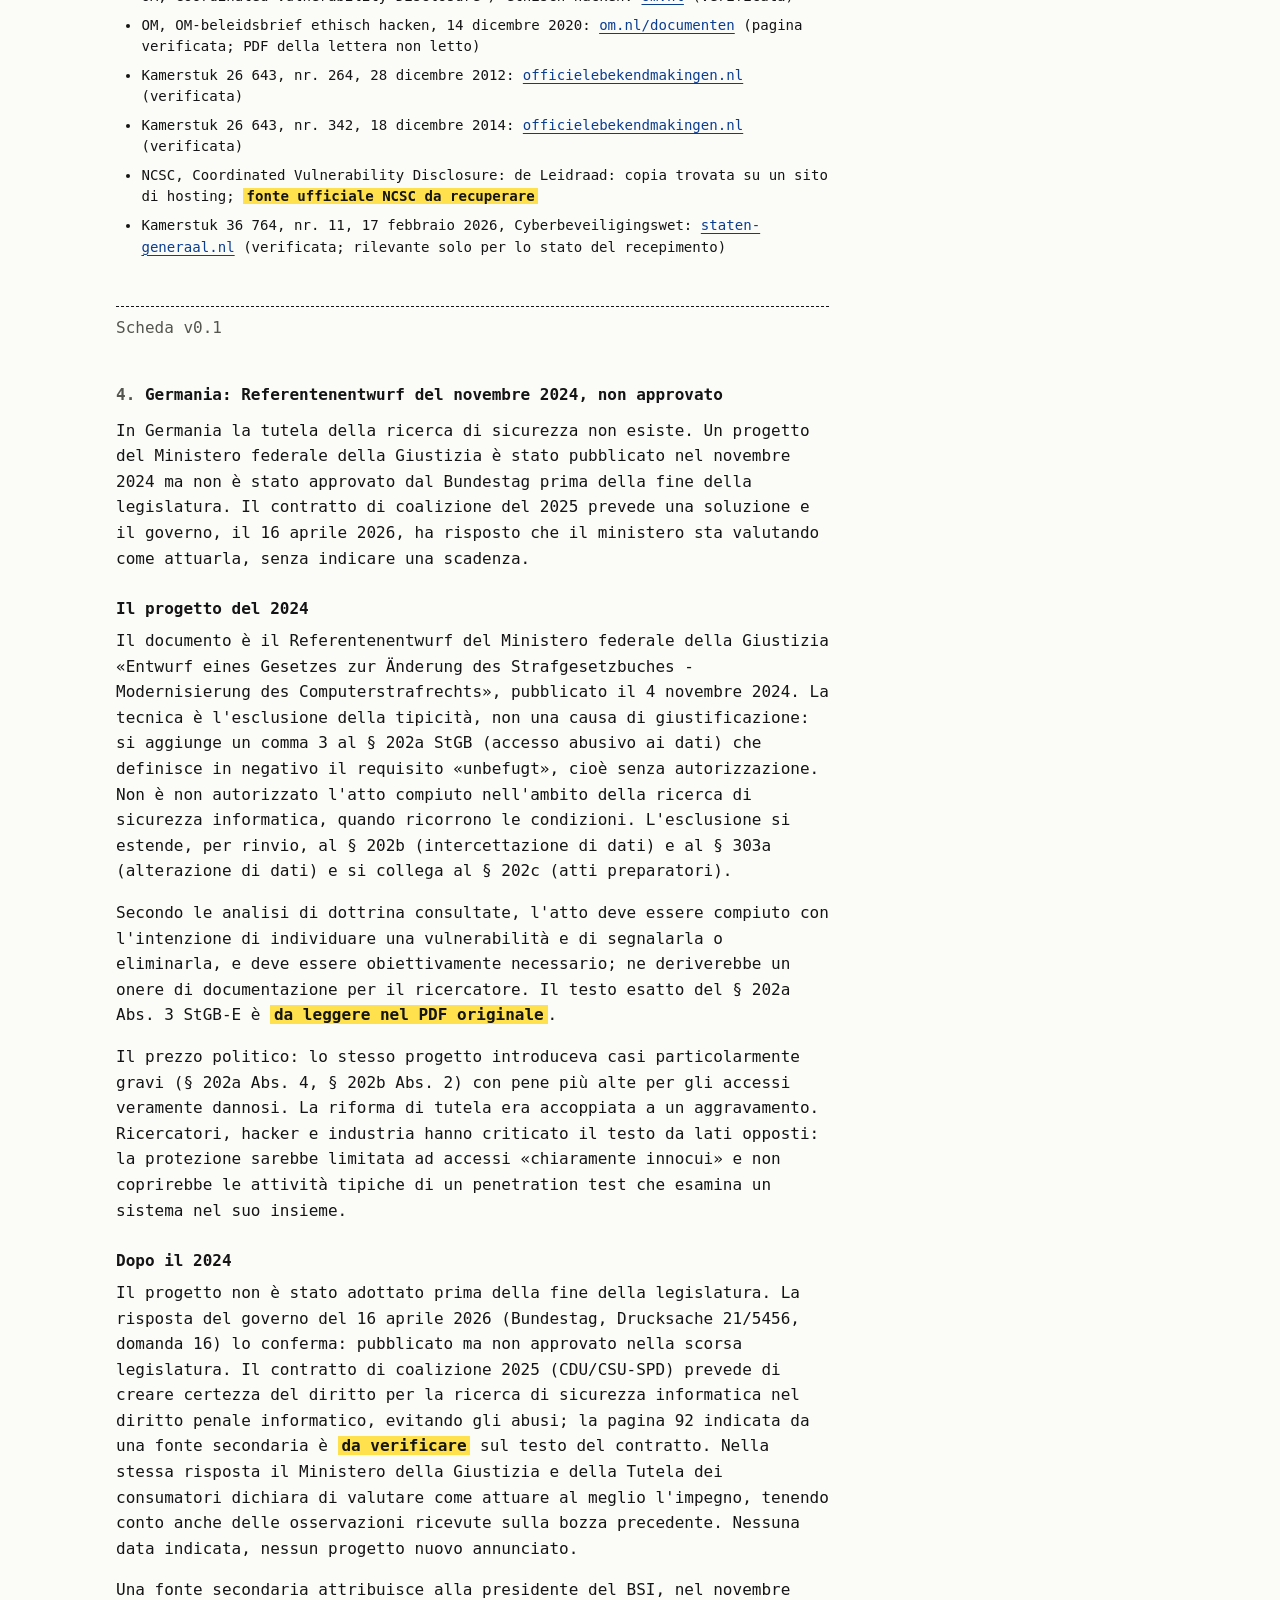
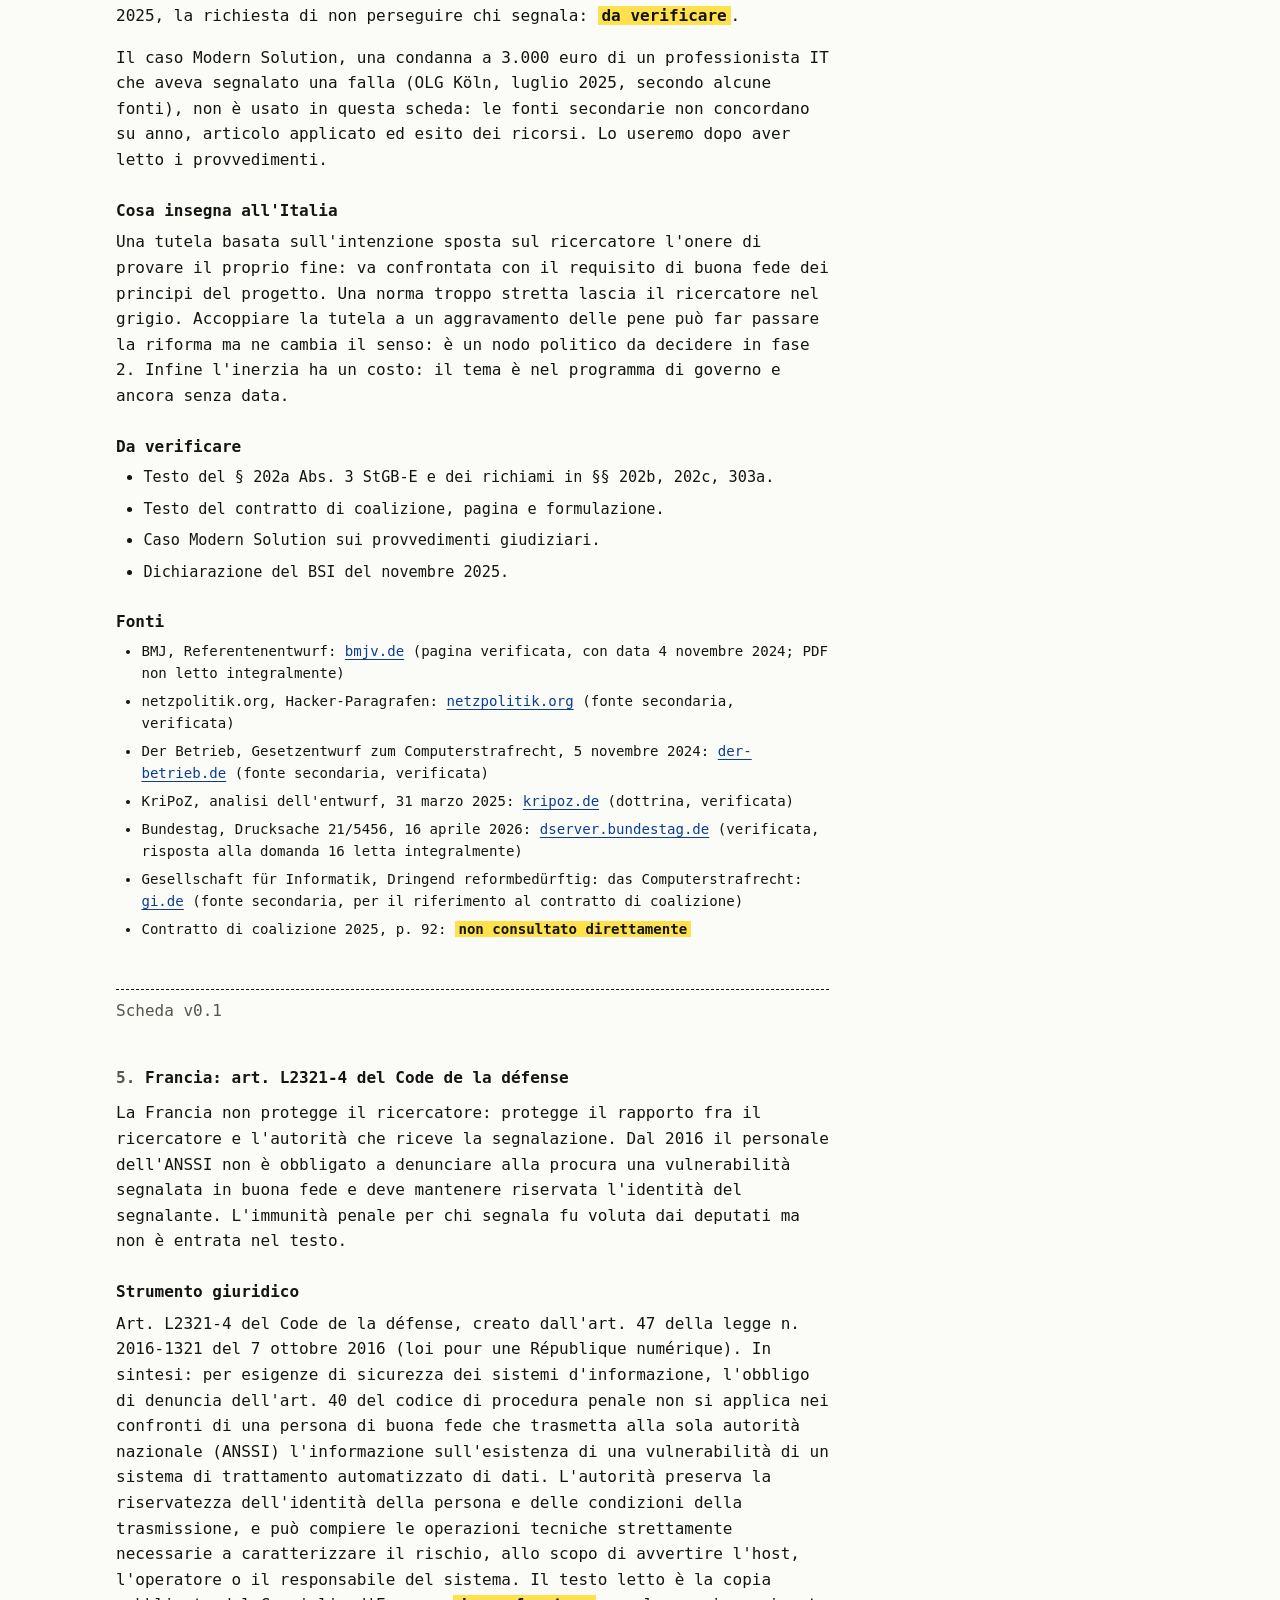
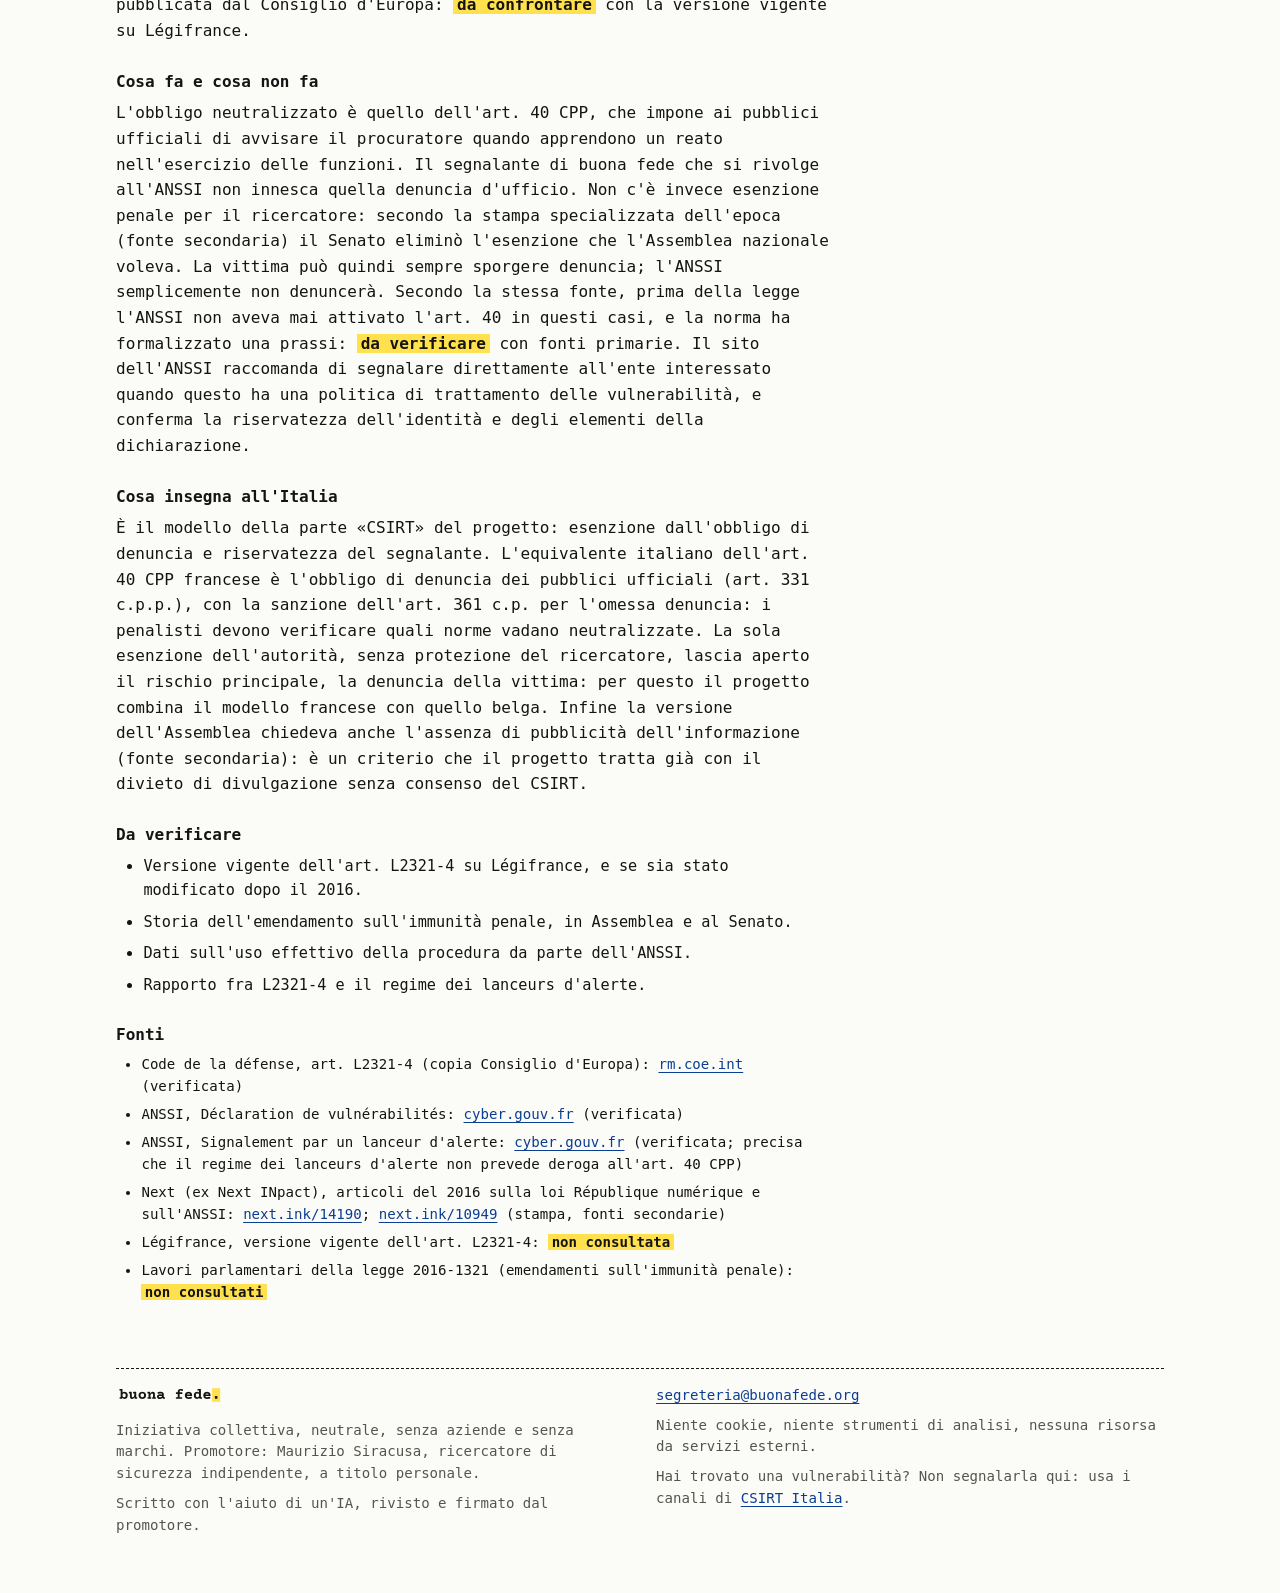
<file: sito/confronto.html>
<!doctype html>
<html lang="it">
<head>
<meta charset="utf-8">
<meta name="viewport" content="width=device-width, initial-scale=1">
<meta http-equiv="Content-Security-Policy" content="default-src 'none'; style-src 'self'; img-src 'self'; base-uri 'none'; form-action 'none'">
<meta name="referrer" content="no-referrer">
<title>Confronto fra Paesi - Buona Fede</title>
<meta name="description" content="Belgio, Paesi Bassi, Germania e Francia: quattro modi di trattare la ricerca di sicurezza in buona fede, con le fonti e i punti ancora da verificare.">
<meta name="theme-color" content="#FBFBF8">
<meta property="og:title" content="Buona Fede - confronto fra Paesi">
<meta property="og:description" content="Quattro modelli, quattro livelli di tutela. Schede con fonti e punti da verificare.">
<meta property="og:type" content="website">
<meta property="og:locale" content="it_IT">
<link rel="icon" href="favicon.svg" type="image/svg+xml">
<link rel="stylesheet" href="css/stile.css">
</head>
<body>
<a class="salta" href="#contenuto">Vai al contenuto</a>
<header class="testata">
  <div class="interno">
    <a class="marchio" href="index.html" aria-label="Buona Fede, pagina iniziale"><img class="chiaro" src="logo/logo-orizzontale.svg" alt="buona fede" width="718" height="133"><img class="scuro" src="logo/logo-orizzontale-negativo.svg" alt="" width="718" height="133"></a>
    <nav aria-label="Principale">
      <ul>
        <li><a href="index.html">Manifesto</a></li>
        <li><a href="call.html">La call</a></li>
        <li><a href="confronto.html" aria-current="page">Confronto fra Paesi</a></li>
        <li><a href="chi-siamo.html">Chi siamo e come si decide</a></li>
        <li><a href="firmatari.html">Firmatari</a></li>
      </ul>
    </nav>
  </div>
</header>

<main id="contenuto">
  <div class="largo">
    <div class="apertura">
      <p class="etichetta">Schede v0.1 &middot; 20 ottobre 2026</p>
      <h1>Confronto fra Paesi</h1>
      <p class="sottotitolo">Quattro modelli, quattro livelli di tutela.</p>
      <p>Ogni scheda indica le fonti consultate e i punti ancora da verificare. Dove una fonte primaria non è stata letta, lo diciamo.</p>
    </div>

    <div class="scorri">
      <table>
        <thead>
          <tr><th></th><th>Belgio</th><th>Paesi Bassi</th><th>Germania</th><th>Francia</th></tr>
        </thead>
        <tbody>
          <tr><th>Strumento</th><td>Legge NIS2 del 26 aprile 2024, artt. 22-23</td><td>Guida NCSC (2013, 2018) e lettera di indirizzo della Procura (14 dicembre 2020)</td><td>Referentenentwurf del Ministero della Giustizia, 4 novembre 2024</td><td>Art. L2321-4 Code de la défense (legge 2016-1321)</td></tr>
          <tr><th>Natura</th><td>Legge (causa di giustificazione limitata, secondo il CCB)</td><td>Prassi e linea di indirizzo dell'accusa</td><td>Progetto non approvato (esclusione della tipicità)</td><td>Legge (esenzione dall'obbligo di denuncia per l'autorità)</td></tr>
          <tr><th>In vigore</th><td>Sì, dal 18 ottobre 2024</td><td>Sì, come prassi</td><td>No</td><td>Sì, dal 2016</td></tr>
          <tr><th>Protegge il ricercatore</th><td>Sì, a condizioni</td><td>In pratica, con discrezionalità del magistrato</td><td>Non ancora</td><td>No, protegge il rapporto con l'autorità</td></tr>
          <tr><th>Protegge l'autorità che riceve</th><td>Riservatezza dell'identità su richiesta</td><td>Non è lo scopo della prassi</td><td>Non previsto</td><td>Sì (art. 40 CPP non si applica; riservatezza)</td></tr>
          <tr><th>Condizioni</th><td>Sei: proporzionalità, assenza di intento fraudolento, notifica in 24 ore, notifica completa in 72 ore, nessuna divulgazione senza il CCB, accordo scritto per i sistemi sensibili</td><td>Proporzionalità, sussidiarietà, rispetto della politica CVD dell'organizzazione</td><td>Intenzione di individuare e segnalare, necessità, documentazione (secondo la dottrina)</td><td>Buona fede, segnalazione alla sola autorità</td></tr>
          <tr><th>Compenso</th><td>Vietato monetizzare, salvo accordo preventivo</td><td>Non disciplinato nelle fonti verificate</td><td>Non disciplinato nelle fonti verificate</td><td>Non disciplinato</td></tr>
          <tr><th>Debolezza principale</th><td>Termini rigidi; vale solo il diritto belga</td><td>Non vincola il giudice; non sostituisce una norma</td><td>Non esiste; accoppiato a un aggravamento di pene</td><td>Il ricercatore resta esposto alla denuncia della vittima</td></tr>
          <tr><th>Lezione per l'Italia</th><td>Struttura delle condizioni</td><td>Criteri e prassi, ma incompatibile con l'obbligatorietà dell'azione penale</td><td>Rischi di una norma stretta e basata sull'intenzione</td><td>Parte &laquo;CSIRT&raquo; del progetto</td></tr>
        </tbody>
      </table>
    </div>

    <div class="colonna">
      <h2>Come leggere il confronto</h2>
      <p>Nessun Paese ha insieme le due cose che questo progetto chiede: la protezione del ricercatore con condizioni scritte (Belgio) e l'esenzione dall'obbligo di denuncia per chi riceve la segnalazione (Francia). L'esperienza olandese mostra cosa si può fare con la fiducia dove l'accusa ha discrezionalità; l'esperienza tedesca mostra cosa succede quando il tema resta in attesa.</p>
      <div class="riquadro">
        <h3>Avvertenza</h3>
        <p>Le schede sono materiale di lavoro. Le affermazioni segnate <span class="marca">da verificare</span> non vanno citate in atti o dichiarazioni pubbliche prima di aver letto la fonte primaria indicata. Se hai accesso a una fonte primaria che manca, o trovi un errore, scrivi alla <a href="mailto:segreteria@buonafede.org?subject=Correzione%20scheda%20confronto">segreteria</a>: è un contributo utile alla call.</p>
      </div>
      <p class="fonti">Vai a: <a href="#belgio">Belgio</a> &middot; <a href="#paesi-bassi">Paesi Bassi</a> &middot; <a href="#germania">Germania</a> &middot; <a href="#francia">Francia</a></p>
    </div>

    <!-- BELGIO -->
    <section class="scheda colonna" id="belgio">
      <p class="etichetta">Scheda v0.1</p>
      <h2>Belgio: legge NIS2 del 26 aprile 2024, artt. 22-23</h2>
      <p>Il Belgio è l'unico dei quattro Paesi con una protezione scritta in una legge per chi cerca e segnala vulnerabilità senza autorizzazione preventiva. La protezione è condizionata, limitata e si applica solo al diritto belga. Il testo è nella legge di recepimento NIS2 e vale per chiunque, anche se l'organizzazione non ha una propria politica CVD.</p>

      <h3>Strumento e stato</h3>
      <p>Legge del 26 aprile 2024 che istituisce un quadro per la cibersicurezza delle reti e dei sistemi informativi di interesse generale per la sicurezza pubblica. Gli artt. 22 e 23 riguardano la segnalazione delle vulnerabilità al CSIRT nazionale, il Centre for Cybersecurity Belgium (CCB). Pubblicata nel Moniteur belge il 17 maggio 2024 (fonte: CCB), in vigore dal 18 ottobre 2024. Si applica a vulnerabilità di prodotti e servizi ICT soggetti al diritto belga.</p>

      <h3>Chi è protetto</h3>
      <p>Qualsiasi persona fisica o giuridica che agisca senza intento fraudolento o di nuocere, indipendentemente dal fatto che l'organizzazione colpita sia soggetta a NIS2 o abbia una politica CVD.</p>

      <h3>Condizioni, come le elenca la pagina del CCB</h3>
      <p>La numerazione è quella della pagina CCB (sezione B). Quella dell'art. 23 nel testo di legge potrebbe differire: <span class="marca">da verificare</span> sul testo pubblicato nel Moniteur belge. Una fonte secondaria numera diversamente, con la proporzionalità come quarta condizione e il divieto di divulgazione come quinta.</p>
      <ol>
        <li>Non si agisce oltre quanto necessario e proporzionato per verificare l'esistenza della vulnerabilità e segnalarla.</li>
        <li>Nessun intento fraudolento o di nuocere. Non si può monetizzare l'informazione verso l'organizzazione o terzi, salvo che un compenso sia stato concordato in precedenza (pentest, bug bounty, accordo). Non si usa la vulnerabilità a vantaggio proprio o di terzi senza accordo.</li>
        <li>Notifica semplificata entro 24 ore dalla scoperta, all'organizzazione responsabile e al CCB.</li>
        <li>Notifica completa entro 72 ore dalla scoperta, con descrizione dettagliata e passi per riprodurre.</li>
        <li>Nessuna divulgazione pubblica senza l'accordo del CCB, che tiene conto della posizione dell'organizzazione.</li>
        <li>Per alcuni soggetti sensibili (servizi di intelligence, difesa, polizia, rappresentanze diplomatiche fuori dall'UE, stabilimenti nucleari di classe I, enti giudiziari, lo stesso CCB, e altri) serve un accordo scritto preventivo.</li>
      </ol>
      <p>La pagina del CCB indica anche cosa è sproporzionato: l'installazione di malware, il DDoS, il social engineering, il phishing, lo spam, il furto di password o il brute force, la cancellazione di dati, il danno prevedibile al sistema. Se la dimostrazione è possibile su scala ridotta, non si va oltre; i dati raccolti vanno cancellati entro un tempo ragionevole dopo la segnalazione.</p>

      <h3>Effetto giuridico</h3>
      <p>Se tutte le condizioni sono rispettate, secondo il CCB può essere riconosciuta, in misura limitata, una causa di giustificazione per i reati degli artt. 314bis (intercettazione), 458 (segreto professionale), 550bis (accesso abusivo) e 550ter (danneggiamento di dati) del codice penale belga, e dell'art. 145 della legge del 13 giugno 2005 sulle comunicazioni elettroniche. Ogni altra responsabilità per atti non necessari alla segnalazione o non conformi alle condizioni resta intatta. La tutela vale solo per il diritto belga.</p>
      <p>Il CCB, su richiesta e se le condizioni sono rispettate, si impegna a mantenere riservata l'identità del segnalante, ed esamina il rispetto delle condizioni insieme alla competente procura. Sui dati personali, il segnalante resta tenuto a rispettare il GDPR come titolare del trattamento che compie, nel minimo necessario, con cancellazione appena finito il procedimento.</p>

      <h3>Limiti</h3>
      <p>La protezione è espressa come causa di giustificazione &laquo;in misura limitata&raquo;: il segnalante non ha una certezza assoluta, perché la procura verifica le condizioni. I termini di 24 e 72 ore dalla scoperta sono rigidi, e la prova del momento della scoperta resta a carico del segnalante (il CCB raccomanda di conservare i log). La protezione non copre fatti in sistemi situati fuori dal Belgio.</p>

      <h3>Cosa insegna all'Italia</h3>
      <p>La struttura delle condizioni coincide quasi del tutto con i principi fissati dal progetto: buona fede, proporzionalità, segnalazione, nessuna divulgazione senza consenso del CSIRT, nessuna monetizzazione. Restano da discutere i termini di 24 e 72 ore contro una &laquo;tempestività&raquo; senza numeri; l'elenco di condotte sproporzionate; l'accordo scritto per i sistemi sensibili, che in Italia sono proprio quelli con le pene più alte; la scelta tecnica fra causa di giustificazione, causa di non punibilità ed esclusione della tipicità.</p>

      <h3>Da verificare</h3>
      <ul class="dacontrollare">
        <li>Testo ufficiale degli artt. 22-23 e numerazione delle condizioni.</li>
        <li>Se la causa di giustificazione sia testuale nella legge o formulazione del CCB.</li>
        <li>Eventuali casi applicativi o prime decisioni dopo il 18 ottobre 2024.</li>
        <li>Un punto riportato da fonti secondarie sull'hardware fisico: non lo usiamo finché non è confermato sul testo di legge.</li>
      </ul>

      <h3>Fonti</h3>
      <ul class="fonti">
        <li>CCB, Vulnerability reporting to the CCB: <a href="https://ccb.belgium.be/en/node/1871" rel="noopener">ccb.belgium.be/en/node/1871</a> (verificata)</li>
        <li>CCB, pagina introduttiva: <a href="https://ccb.belgium.be/node/299" rel="noopener">ccb.belgium.be/node/299</a> (verificata)</li>
        <li>CCB, pubblicazione della legge NIS2 nel Moniteur belge: <a href="https://ccb.belgium.be/nl/node/412" rel="noopener">ccb.belgium.be/nl/node/412</a> (verificata)</li>
        <li>Timelex (via Mondaq), Protecting Ethical Hackers Under Belgian Law, 1 dicembre 2025: <a href="https://www.mondaq.com/security/1711834/protecting-ethical-hackers-under-belgian-law-and-how-organisations-should-respond-to-vulnerabilities-disclosed-to-them" rel="noopener">mondaq.com</a> (fonte secondaria)</li>
        <li>Testo della legge nel Moniteur belge, artt. 22-23: <span class="marca">non ancora consultato</span></li>
      </ul>
    </section>

    <!-- PAESI BASSI -->
    <section class="scheda colonna" id="paesi-bassi">
      <p class="etichetta">Scheda v0.1</p>
      <h2>Paesi Bassi: Leidraad NCSC (2013, 2018) e lettera della Procura del 14 dicembre 2020</h2>
      <p>Nei Paesi Bassi non esiste una norma di non punibilità. Esiste una prassi costruita su una guida tecnica del centro nazionale di cybersicurezza (NCSC) e su una lettera di indirizzo del Pubblico Ministero (Openbaar Ministerie, OM) ai suoi magistrati. È il modello della fiducia e della discrezionalità dell'accusa.</p>

      <h3>Strumenti e date</h3>
      <p>La Leidraad responsible disclosure dell'NCSC fu trasmessa alla Camera dal ministro della Sicurezza e Giustizia con lettera del 28 dicembre 2012 (Kamerstuk 26 643, nr. 264) e pubblicata nel gennaio 2013. Nel 2014 il ministro riferisce che la prassi si è diffusa (Kamerstuk 26 643, nr. 342, 18 dicembre 2014). Il testo dice di non incidere sulla competenza autonoma del Pubblico Ministero di procedere.</p>
      <p>La guida successiva, del 2018, usa il termine Coordinated Vulnerability Disclosure (CVD); la data esatta di quella versione è <span class="marca">da verificare</span>. Il 14 dicembre 2020 il Pubblico Ministero ha rinnovato la propria lettera di indirizzo sull'ethical hacking, in sostituzione di una lettera precedente del 2013.</p>

      <h3>Cosa dice la prassi del Pubblico Ministero</h3>
      <p>Secondo la pagina informativa dell'OM, l'OM considera importante che gli hacker etici possano continuare a cercare e segnalare; si aspetta che l'hacker si sia informato sulla politica CVD dell'organizzazione o sulla Leidraad NCSC prima di iniziare; nel valutare se esercitare l'azione penale, il contributo del CVD a un mondo digitale sicuro pesa molto. Il magistrato valuta se si è agito in modo proporzionato, cioè non oltre il necessario, e se è stato rispettato il requisito di sussidiarietà, cioè l'assenza di un mezzo meno invasivo per lo stesso scopo. La pagina OM indica tre fattori di valutazione: due sono verificati, il terzo è <span class="marca">da verificare</span> sul testo della lettera. Può comunque essere aperta un'indagine per accertare se si trattasse davvero di ethical hacking. Fonti secondarie osservano che il magistrato può procedere anche senza denuncia dell'organizzazione e che la lettera non è una garanzia.</p>

      <h3>Natura giuridica</h3>
      <p>Linea di indirizzo interna alla magistratura requirente. Non è una scriminante né una causa di non punibilità: è un criterio per decidere se perseguire. Non vincola il giudice.</p>

      <h3>Collegamento con NIS2</h3>
      <p>Il disegno di legge olandese di recepimento, la Cyberbeveiligingswet (Kamerstuk 36 764), è in esame alla Tweede Kamer nella sessione 2025-2026. Non è stato verificato se contenga norme specifiche sulla non punibilità del CVD.</p>

      <h3>Cosa insegna all'Italia</h3>
      <p>Il modello olandese funziona dove il pubblico ministero ha un'ampia discrezionalità sull'esercizio dell'azione penale. In Italia vige l'obbligatorietà dell'azione penale (art. 112 Cost.): una lettera di indirizzo non può sostituire una norma sostanziale. È un argomento a favore della norma di legge, che i penalisti devono validare. Resta utile come fonte dei criteri (proporzionalità, sussidiarietà, politica CVD dell'organizzazione) e come prova che una prassi nazionale di fiducia si può costruire.</p>

      <h3>Da verificare</h3>
      <ul class="dacontrollare">
        <li>Testo integrale della lettera OM del 14 dicembre 2020 e terzo fattore di valutazione.</li>
        <li>Data e struttura della versione 2018 della Leidraad.</li>
        <li>Se la Cyberbeveiligingswet introduca disposizioni sul CVD.</li>
        <li>Giurisprudenza olandese richiamata dall'OM come allegato alla lettera.</li>
      </ul>

      <h3>Fonti</h3>
      <ul class="fonti">
        <li>OM, Coordinated Vulnerability Disclosure / ethisch hacken: <a href="https://www.om.nl/onderwerpen/c/cybercrime/coordinated-vulnerability-disclosure---ethisch-hacken" rel="noopener">om.nl</a> (verificata)</li>
        <li>OM, OM-beleidsbrief ethisch hacken, 14 dicembre 2020: <a href="https://www.om.nl/documenten/2020/12/14/om-beleidsbrief-ethisch-hacken" rel="noopener">om.nl/documenten</a> (pagina verificata; PDF della lettera non letto)</li>
        <li>Kamerstuk 26 643, nr. 264, 28 dicembre 2012: <a href="https://zoek.officielebekendmakingen.nl/kst-26643-264.pdf" rel="noopener">officielebekendmakingen.nl</a> (verificata)</li>
        <li>Kamerstuk 26 643, nr. 342, 18 dicembre 2014: <a href="https://zoek.officielebekendmakingen.nl/kst-26643-342.html" rel="noopener">officielebekendmakingen.nl</a> (verificata)</li>
        <li>NCSC, Coordinated Vulnerability Disclosure: de Leidraad: copia trovata su un sito di hosting; <span class="marca">fonte ufficiale NCSC da recuperare</span></li>
        <li>Kamerstuk 36 764, nr. 11, 17 febbraio 2026, Cyberbeveiligingswet: <a href="https://staten-generaal.nl/9370000/1/j4nvi0xeni9vr2l_j9vvkfvj6b325az/vmvcgyzv05zo/f=/vmvbgypj4rmx.pdf" rel="noopener">staten-generaal.nl</a> (verificata; rilevante solo per lo stato del recepimento)</li>
      </ul>
    </section>

    <!-- GERMANIA -->
    <section class="scheda colonna" id="germania">
      <p class="etichetta">Scheda v0.1</p>
      <h2>Germania: Referentenentwurf del novembre 2024, non approvato</h2>
      <p>In Germania la tutela della ricerca di sicurezza non esiste. Un progetto del Ministero federale della Giustizia è stato pubblicato nel novembre 2024 ma non è stato approvato dal Bundestag prima della fine della legislatura. Il contratto di coalizione del 2025 prevede una soluzione e il governo, il 16 aprile 2026, ha risposto che il ministero sta valutando come attuarla, senza indicare una scadenza.</p>

      <h3>Il progetto del 2024</h3>
      <p>Il documento è il Referentenentwurf del Ministero federale della Giustizia &laquo;Entwurf eines Gesetzes zur Änderung des Strafgesetzbuches - Modernisierung des Computerstrafrechts&raquo;, pubblicato il 4 novembre 2024. La tecnica è l'esclusione della tipicità, non una causa di giustificazione: si aggiunge un comma 3 al § 202a StGB (accesso abusivo ai dati) che definisce in negativo il requisito &laquo;unbefugt&raquo;, cioè senza autorizzazione. Non è non autorizzato l'atto compiuto nell'ambito della ricerca di sicurezza informatica, quando ricorrono le condizioni. L'esclusione si estende, per rinvio, al § 202b (intercettazione di dati) e al § 303a (alterazione di dati) e si collega al § 202c (atti preparatori).</p>
      <p>Secondo le analisi di dottrina consultate, l'atto deve essere compiuto con l'intenzione di individuare una vulnerabilità e di segnalarla o eliminarla, e deve essere obiettivamente necessario; ne deriverebbe un onere di documentazione per il ricercatore. Il testo esatto del § 202a Abs. 3 StGB-E è <span class="marca">da leggere nel PDF originale</span>.</p>
      <p>Il prezzo politico: lo stesso progetto introduceva casi particolarmente gravi (§ 202a Abs. 4, § 202b Abs. 2) con pene più alte per gli accessi veramente dannosi. La riforma di tutela era accoppiata a un aggravamento. Ricercatori, hacker e industria hanno criticato il testo da lati opposti: la protezione sarebbe limitata ad accessi &laquo;chiaramente innocui&raquo; e non coprirebbe le attività tipiche di un penetration test che esamina un sistema nel suo insieme.</p>

      <h3>Dopo il 2024</h3>
      <p>Il progetto non è stato adottato prima della fine della legislatura. La risposta del governo del 16 aprile 2026 (Bundestag, Drucksache 21/5456, domanda 16) lo conferma: pubblicato ma non approvato nella scorsa legislatura. Il contratto di coalizione 2025 (CDU/CSU-SPD) prevede di creare certezza del diritto per la ricerca di sicurezza informatica nel diritto penale informatico, evitando gli abusi; la pagina 92 indicata da una fonte secondaria è <span class="marca">da verificare</span> sul testo del contratto. Nella stessa risposta il Ministero della Giustizia e della Tutela dei consumatori dichiara di valutare come attuare al meglio l'impegno, tenendo conto anche delle osservazioni ricevute sulla bozza precedente. Nessuna data indicata, nessun progetto nuovo annunciato.</p>
      <p>Una fonte secondaria attribuisce alla presidente del BSI, nel novembre 2025, la richiesta di non perseguire chi segnala: <span class="marca">da verificare</span>.</p>
      <p>Il caso Modern Solution, una condanna a 3.000 euro di un professionista IT che aveva segnalato una falla (OLG Köln, luglio 2025, secondo alcune fonti), non è usato in questa scheda: le fonti secondarie non concordano su anno, articolo applicato ed esito dei ricorsi. Lo useremo dopo aver letto i provvedimenti.</p>

      <h3>Cosa insegna all'Italia</h3>
      <p>Una tutela basata sull'intenzione sposta sul ricercatore l'onere di provare il proprio fine: va confrontata con il requisito di buona fede dei principi del progetto. Una norma troppo stretta lascia il ricercatore nel grigio. Accoppiare la tutela a un aggravamento delle pene può far passare la riforma ma ne cambia il senso: è un nodo politico da decidere in fase 2. Infine l'inerzia ha un costo: il tema è nel programma di governo e ancora senza data.</p>

      <h3>Da verificare</h3>
      <ul class="dacontrollare">
        <li>Testo del § 202a Abs. 3 StGB-E e dei richiami in §§ 202b, 202c, 303a.</li>
        <li>Testo del contratto di coalizione, pagina e formulazione.</li>
        <li>Caso Modern Solution sui provvedimenti giudiziari.</li>
        <li>Dichiarazione del BSI del novembre 2025.</li>
      </ul>

      <h3>Fonti</h3>
      <ul class="fonti">
        <li>BMJ, Referentenentwurf: <a href="https://www.bmjv.de/SharedDocs/Downloads/DE/Gesetzgebung/RefE/RefE_ComputerStrafR.html?v=3" rel="noopener">bmjv.de</a> (pagina verificata, con data 4 novembre 2024; PDF non letto integralmente)</li>
        <li>netzpolitik.org, Hacker-Paragrafen: <a href="https://netzpolitik.org/2024/hacker-paragrafen-wir-veroeffentlichen-den-gesetzentwurf-zum-computerstrafrecht/" rel="noopener">netzpolitik.org</a> (fonte secondaria, verificata)</li>
        <li>Der Betrieb, Gesetzentwurf zum Computerstrafrecht, 5 novembre 2024: <a href="https://der-betrieb.de/meldungen/gesetzentwurf-zum-computerstrafrecht/" rel="noopener">der-betrieb.de</a> (fonte secondaria, verificata)</li>
        <li>KriPoZ, analisi dell'entwurf, 31 marzo 2025: <a href="https://kripoz.de/2025/03/31/erlaubtes-gray-hat-hacking-und-neue-strafrahmen-im-computerstrafrecht-ueberlegungen-zum-entwurf-eines-gesetzes-zur-aenderung-des-strafgesetzbuches-zur-modernisierung-des-computerstrafrechts" rel="noopener">kripoz.de</a> (dottrina, verificata)</li>
        <li>Bundestag, Drucksache 21/5456, 16 aprile 2026: <a href="https://dserver.bundestag.de/btd/21/054/2105456.pdf" rel="noopener">dserver.bundestag.de</a> (verificata, risposta alla domanda 16 letta integralmente)</li>
        <li>Gesellschaft für Informatik, Dringend reformbedürftig: das Computerstrafrecht: <a href="https://gi.de/themen/beitrag/dringend-reformbeduerftig-das-computerstrafrecht" rel="noopener">gi.de</a> (fonte secondaria, per il riferimento al contratto di coalizione)</li>
        <li>Contratto di coalizione 2025, p. 92: <span class="marca">non consultato direttamente</span></li>
      </ul>
    </section>

    <!-- FRANCIA -->
    <section class="scheda colonna" id="francia">
      <p class="etichetta">Scheda v0.1</p>
      <h2>Francia: art. L2321-4 del Code de la défense</h2>
      <p>La Francia non protegge il ricercatore: protegge il rapporto fra il ricercatore e l'autorità che riceve la segnalazione. Dal 2016 il personale dell'ANSSI non è obbligato a denunciare alla procura una vulnerabilità segnalata in buona fede e deve mantenere riservata l'identità del segnalante. L'immunità penale per chi segnala fu voluta dai deputati ma non è entrata nel testo.</p>

      <h3>Strumento giuridico</h3>
      <p>Art. L2321-4 del Code de la défense, creato dall'art. 47 della legge n. 2016-1321 del 7 ottobre 2016 (loi pour une République numérique). In sintesi: per esigenze di sicurezza dei sistemi d'informazione, l'obbligo di denuncia dell'art. 40 del codice di procedura penale non si applica nei confronti di una persona di buona fede che trasmetta alla sola autorità nazionale (ANSSI) l'informazione sull'esistenza di una vulnerabilità di un sistema di trattamento automatizzato di dati. L'autorità preserva la riservatezza dell'identità della persona e delle condizioni della trasmissione, e può compiere le operazioni tecniche strettamente necessarie a caratterizzare il rischio, allo scopo di avvertire l'host, l'operatore o il responsabile del sistema. Il testo letto è la copia pubblicata dal Consiglio d'Europa: <span class="marca">da confrontare</span> con la versione vigente su Légifrance.</p>

      <h3>Cosa fa e cosa non fa</h3>
      <p>L'obbligo neutralizzato è quello dell'art. 40 CPP, che impone ai pubblici ufficiali di avvisare il procuratore quando apprendono un reato nell'esercizio delle funzioni. Il segnalante di buona fede che si rivolge all'ANSSI non innesca quella denuncia d'ufficio. Non c'è invece esenzione penale per il ricercatore: secondo la stampa specializzata dell'epoca (fonte secondaria) il Senato eliminò l'esenzione che l'Assemblea nazionale voleva. La vittima può quindi sempre sporgere denuncia; l'ANSSI semplicemente non denuncerà. Secondo la stessa fonte, prima della legge l'ANSSI non aveva mai attivato l'art. 40 in questi casi, e la norma ha formalizzato una prassi: <span class="marca">da verificare</span> con fonti primarie. Il sito dell'ANSSI raccomanda di segnalare direttamente all'ente interessato quando questo ha una politica di trattamento delle vulnerabilità, e conferma la riservatezza dell'identità e degli elementi della dichiarazione.</p>

      <h3>Cosa insegna all'Italia</h3>
      <p>È il modello della parte &laquo;CSIRT&raquo; del progetto: esenzione dall'obbligo di denuncia e riservatezza del segnalante. L'equivalente italiano dell'art. 40 CPP francese è l'obbligo di denuncia dei pubblici ufficiali (art. 331 c.p.p.), con la sanzione dell'art. 361 c.p. per l'omessa denuncia: i penalisti devono verificare quali norme vadano neutralizzate. La sola esenzione dell'autorità, senza protezione del ricercatore, lascia aperto il rischio principale, la denuncia della vittima: per questo il progetto combina il modello francese con quello belga. Infine la versione dell'Assemblea chiedeva anche l'assenza di pubblicità dell'informazione (fonte secondaria): è un criterio che il progetto tratta già con il divieto di divulgazione senza consenso del CSIRT.</p>

      <h3>Da verificare</h3>
      <ul class="dacontrollare">
        <li>Versione vigente dell'art. L2321-4 su Légifrance, e se sia stato modificato dopo il 2016.</li>
        <li>Storia dell'emendamento sull'immunità penale, in Assemblea e al Senato.</li>
        <li>Dati sull'uso effettivo della procedura da parte dell'ANSSI.</li>
        <li>Rapporto fra L2321-4 e il regime dei lanceurs d'alerte.</li>
      </ul>

      <h3>Fonti</h3>
      <ul class="fonti">
        <li>Code de la défense, art. L2321-4 (copia Consiglio d'Europa): <a href="https://rm.coe.int/code-de-la-defense-art-l-2321-4/16808e92d0" rel="noopener">rm.coe.int</a> (verificata)</li>
        <li>ANSSI, Déclaration de vulnérabilités: <a href="https://cyber.gouv.fr/reglementation/cybersecurite-systemes-dinformation/declaration-de-vulnerabilites/" rel="noopener">cyber.gouv.fr</a> (verificata)</li>
        <li>ANSSI, Signalement par un lanceur d'alerte: <a href="https://cyber.gouv.fr/reglementation/cybersecurite-systemes-dinformation/signalement-lanceur-dalerte/" rel="noopener">cyber.gouv.fr</a> (verificata; precisa che il regime dei lanceurs d'alerte non prevede deroga all'art. 40 CPP)</li>
        <li>Next (ex Next INpact), articoli del 2016 sulla loi République numérique e sull'ANSSI: <a href="https://next.ink/14190/99629-loi-numerique-l-anssi-future-plateforme-pour-signaler-failles-informatiques/" rel="noopener">next.ink/14190</a>; <a href="https://next.ink/10949/103055-signalements-failles-a-l-anssi-pas-raz-de-maree-apres-loi-lemaire/" rel="noopener">next.ink/10949</a> (stampa, fonti secondarie)</li>
        <li>Légifrance, versione vigente dell'art. L2321-4: <span class="marca">non consultata</span></li>
        <li>Lavori parlamentari della legge 2016-1321 (emendamenti sull'immunità penale): <span class="marca">non consultati</span></li>
      </ul>
    </section>
  </div>
</main>

<footer class="piede">
  <div class="interno">
    <div>
      <p><a class="marchio" href="index.html" aria-label="Buona Fede"><img class="chiaro" src="logo/logo-orizzontale.svg" alt="buona fede" width="718" height="133"><img class="scuro" src="logo/logo-orizzontale-negativo.svg" alt="" width="718" height="133"></a></p>
      <p>Iniziativa collettiva, neutrale, senza aziende e senza marchi. Promotore: Maurizio Siracusa, ricercatore di sicurezza indipendente, a titolo personale.</p>
      <p>Scritto con l'aiuto di un'IA, rivisto e firmato dal promotore.</p>
    </div>
    <div>
      <p><a href="mailto:segreteria@buonafede.org">segreteria@buonafede.org</a></p>
      <p>Niente cookie, niente strumenti di analisi, nessuna risorsa da servizi esterni.</p>
      <p>Hai trovato una vulnerabilità? Non segnalarla qui: usa i canali di <a href="https://www.acn.gov.it/portale/csirt-italia/chi-siamo">CSIRT Italia</a>.</p>
    </div>
  </div>
</footer>
</body>
</html>
</file>
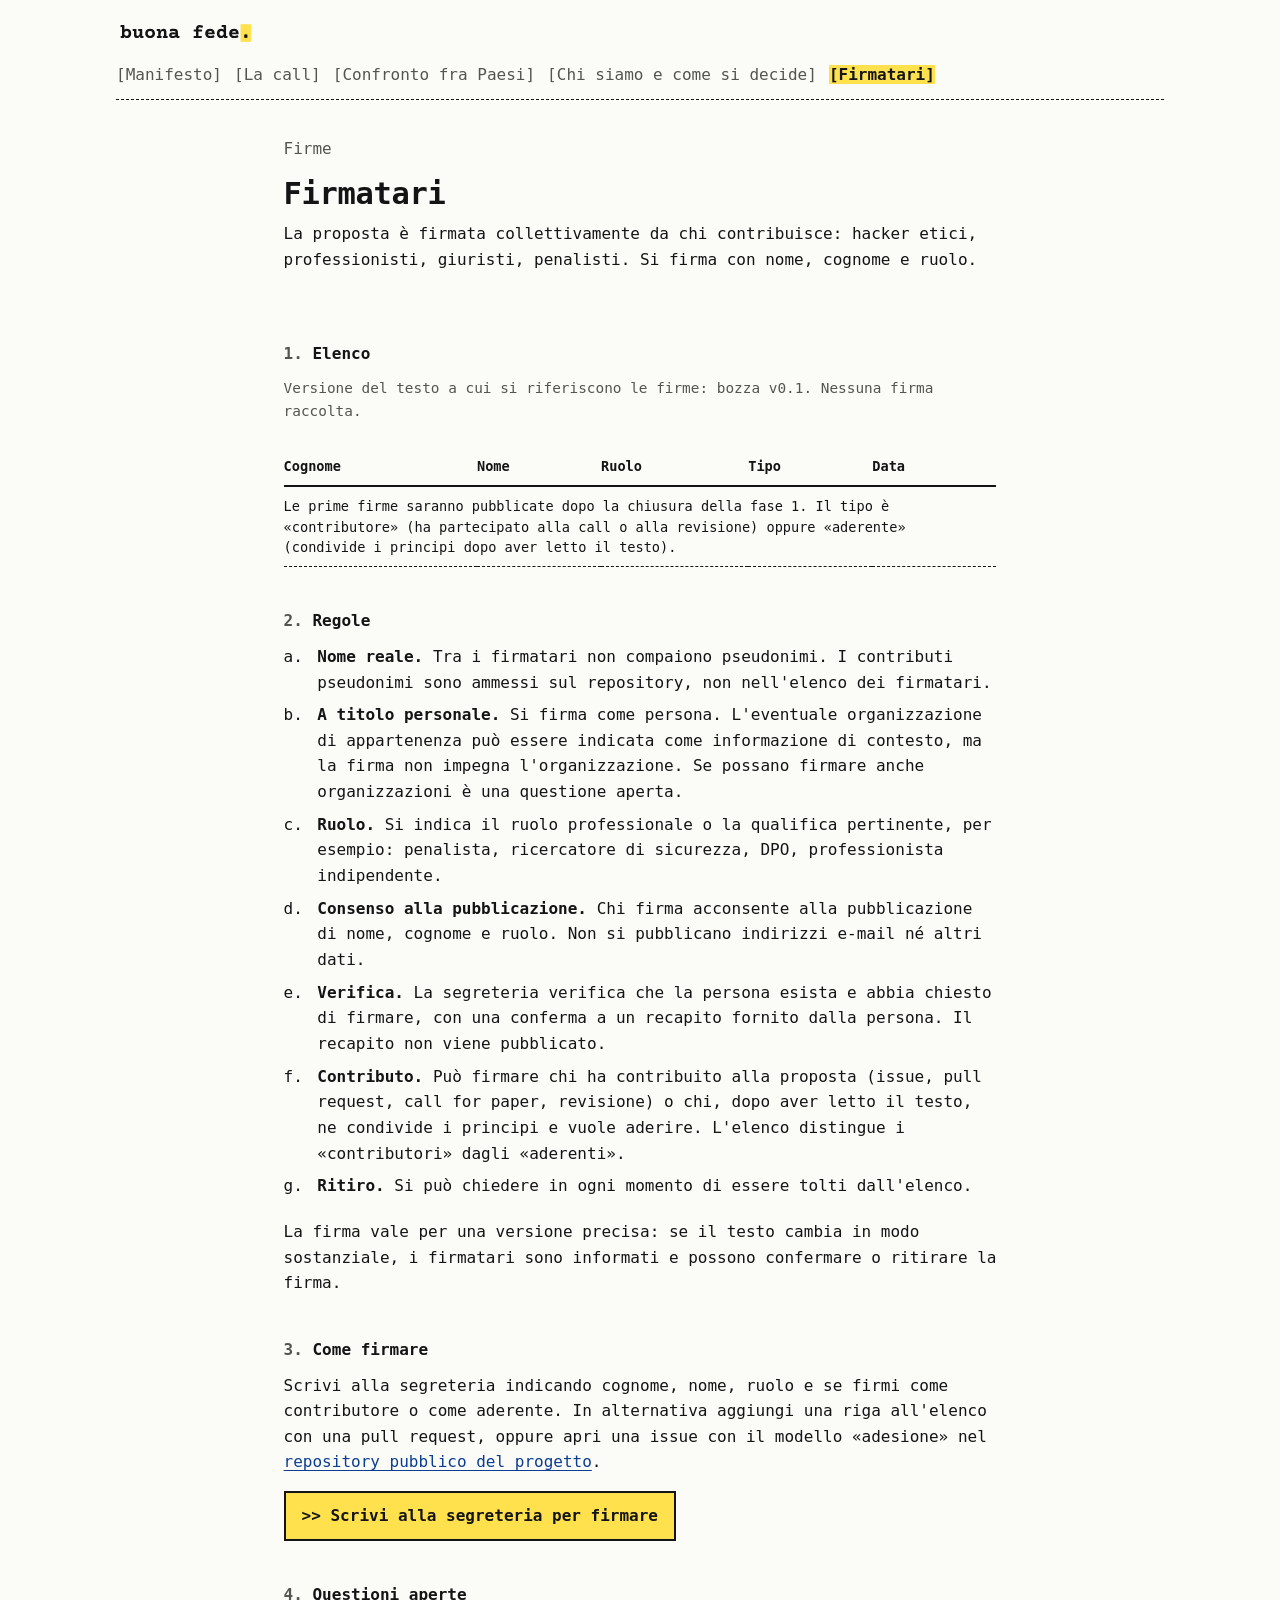
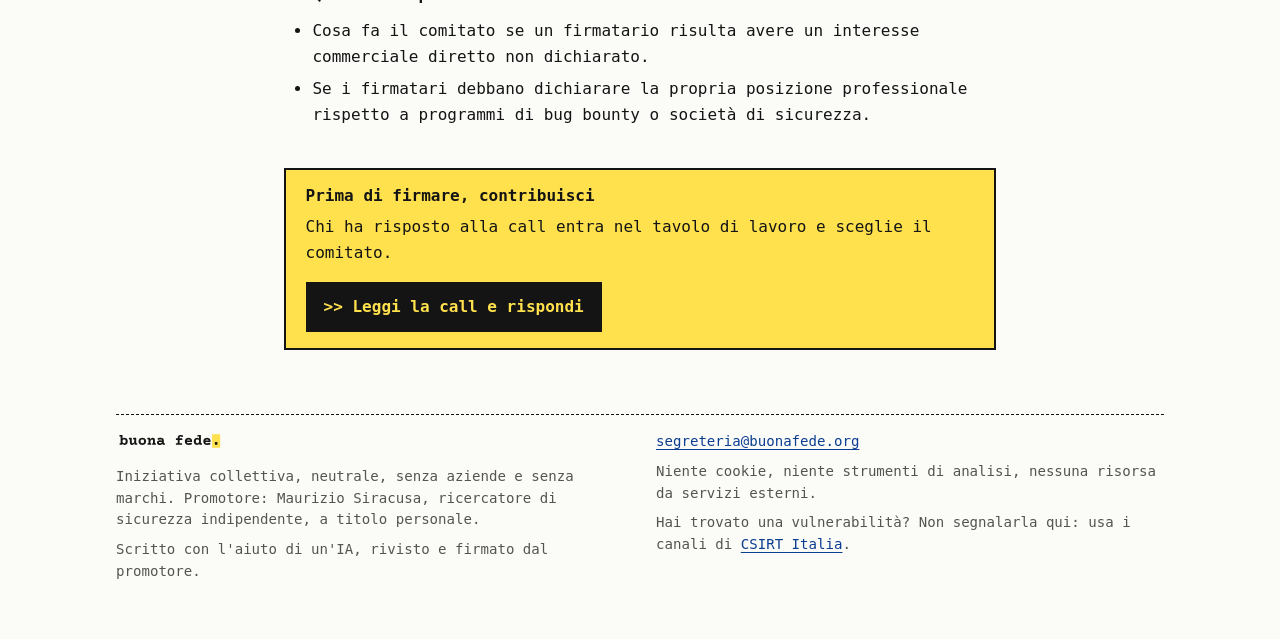
<file: sito/firmatari.html>
<!doctype html>
<html lang="it">
<head>
<meta charset="utf-8">
<meta name="viewport" content="width=device-width, initial-scale=1">
<meta http-equiv="Content-Security-Policy" content="default-src 'none'; style-src 'self'; img-src 'self'; base-uri 'none'; form-action 'none'">
<meta name="referrer" content="no-referrer">
<title>Firmatari - Buona Fede</title>
<meta name="description" content="La proposta è firmata collettivamente da chi contribuisce, con nome, cognome e ruolo. Regole e modalità per firmare.">
<meta name="theme-color" content="#FBFBF8">
<meta property="og:title" content="Buona Fede - firmatari">
<meta property="og:description" content="Si firma con nome e ruolo. Si contribuisce anche con pseudonimo.">
<meta property="og:type" content="website">
<meta property="og:locale" content="it_IT">
<link rel="icon" href="favicon.svg" type="image/svg+xml">
<link rel="stylesheet" href="css/stile.css">
</head>
<body>
<a class="salta" href="#contenuto">Vai al contenuto</a>
<header class="testata">
  <div class="interno">
    <a class="marchio" href="index.html" aria-label="Buona Fede, pagina iniziale"><img class="chiaro" src="logo/logo-orizzontale.svg" alt="buona fede" width="718" height="133"><img class="scuro" src="logo/logo-orizzontale-negativo.svg" alt="" width="718" height="133"></a>
    <nav aria-label="Principale">
      <ul>
        <li><a href="index.html">Manifesto</a></li>
        <li><a href="call.html">La call</a></li>
        <li><a href="confronto.html">Confronto fra Paesi</a></li>
        <li><a href="chi-siamo.html">Chi siamo e come si decide</a></li>
        <li><a href="firmatari.html" aria-current="page">Firmatari</a></li>
      </ul>
    </nav>
  </div>
</header>

<main id="contenuto">
  <article class="colonna">
    <div class="apertura">
      <p class="etichetta">Firme</p>
      <h1>Firmatari</h1>
      <p class="sottotitolo">La proposta è firmata collettivamente da chi contribuisce: hacker etici, professionisti, giuristi, penalisti. Si firma con nome, cognome e ruolo.</p>
    </div>

    <section class="sezione">
      <h2>Elenco</h2>
      <p class="stato">Versione del testo a cui si riferiscono le firme: bozza v0.1. Nessuna firma raccolta.</p>
      <div class="scorri">
        <table class="stretta">
          <thead>
            <tr><th>Cognome</th><th>Nome</th><th>Ruolo</th><th>Tipo</th><th>Data</th></tr>
          </thead>
          <tbody>
            <tr><td colspan="5">Le prime firme saranno pubblicate dopo la chiusura della fase 1. Il tipo è «contributore» (ha partecipato alla call o alla revisione) oppure «aderente» (condivide i principi dopo aver letto il testo).</td></tr>
          </tbody>
        </table>
      </div>
    </section>

    <section class="sezione">
      <h2>Regole</h2>
      <ol class="lettere">
        <li><strong>Nome reale.</strong> Tra i firmatari non compaiono pseudonimi. I contributi pseudonimi sono ammessi sul repository, non nell'elenco dei firmatari.</li>
        <li><strong>A titolo personale.</strong> Si firma come persona. L'eventuale organizzazione di appartenenza può essere indicata come informazione di contesto, ma la firma non impegna l'organizzazione. Se possano firmare anche organizzazioni è una questione aperta.</li>
        <li><strong>Ruolo.</strong> Si indica il ruolo professionale o la qualifica pertinente, per esempio: penalista, ricercatore di sicurezza, DPO, professionista indipendente.</li>
        <li><strong>Consenso alla pubblicazione.</strong> Chi firma acconsente alla pubblicazione di nome, cognome e ruolo. Non si pubblicano indirizzi e-mail né altri dati.</li>
        <li><strong>Verifica.</strong> La segreteria verifica che la persona esista e abbia chiesto di firmare, con una conferma a un recapito fornito dalla persona. Il recapito non viene pubblicato.</li>
        <li><strong>Contributo.</strong> Può firmare chi ha contribuito alla proposta (issue, pull request, call for paper, revisione) o chi, dopo aver letto il testo, ne condivide i principi e vuole aderire. L'elenco distingue i «contributori» dagli «aderenti».</li>
        <li><strong>Ritiro.</strong> Si può chiedere in ogni momento di essere tolti dall'elenco.</li>
      </ol>
      <p>La firma vale per una versione precisa: se il testo cambia in modo sostanziale, i firmatari sono informati e possono confermare o ritirare la firma.</p>
    </section>

    <section class="sezione">
      <h2>Come firmare</h2>
      <p>Scrivi alla segreteria indicando cognome, nome, ruolo e se firmi come contributore o come aderente. In alternativa aggiungi una riga all'elenco con una pull request, oppure apri una issue con il modello «adesione» nel <a href="https://github.com/myfoxx/buona-fede" rel="noopener">repository pubblico del progetto</a>.</p>
      <p><a class="pulsante" href="mailto:segreteria@buonafede.org?subject=Adesione%20a%20Buona%20Fede&amp;body=Cognome%3A%0ANome%3A%0ARuolo%3A%0ATipo%20(contributore%20%2F%20aderente)%3A%0A%0ACon%20questa%20mail%20chiedo%20di%20comparire%20tra%20i%20firmatari%20e%20acconsento%20alla%20pubblicazione%20di%20nome%2C%20cognome%20e%20ruolo.">Scrivi alla segreteria per firmare</a></p>
    </section>

    <section class="sezione">
      <h2>Questioni aperte</h2>
      <ul>
        <li>Cosa fa il comitato se un firmatario risulta avere un interesse commerciale diretto non dichiarato.</li>
        <li>Se i firmatari debbano dichiarare la propria posizione professionale rispetto a programmi di bug bounty o società di sicurezza.</li>
      </ul>
    </section>

    <div class="riquadro forte invito">
      <h3>Prima di firmare, contribuisci</h3>
      <p>Chi ha risposto alla call entra nel tavolo di lavoro e sceglie il comitato.</p>
      <p><a class="pulsante" href="call.html">Leggi la call e rispondi</a></p>
    </div>
  </article>
</main>

<footer class="piede">
  <div class="interno">
    <div>
      <p><a class="marchio" href="index.html" aria-label="Buona Fede"><img class="chiaro" src="logo/logo-orizzontale.svg" alt="buona fede" width="718" height="133"><img class="scuro" src="logo/logo-orizzontale-negativo.svg" alt="" width="718" height="133"></a></p>
      <p>Iniziativa collettiva, neutrale, senza aziende e senza marchi. Promotore: Maurizio Siracusa, ricercatore di sicurezza indipendente, a titolo personale.</p>
      <p>Scritto con l'aiuto di un'IA, rivisto e firmato dal promotore.</p>
    </div>
    <div>
      <p><a href="mailto:segreteria@buonafede.org">segreteria@buonafede.org</a></p>
      <p>Niente cookie, niente strumenti di analisi, nessuna risorsa da servizi esterni.</p>
      <p>Hai trovato una vulnerabilità? Non segnalarla qui: usa i canali di <a href="https://www.acn.gov.it/portale/csirt-italia/chi-siamo">CSIRT Italia</a>.</p>
    </div>
  </div>
</footer>
</body>
</html>
</file>
<file: sito/css/stile.css>
/* Buona Fede - foglio di stile unico. Testo puro, monospazio, un solo colore d'accento: il giallo
   dell'evidenziatore, usato per le azioni, per le segnalazioni "da verificare" e per il punto del marchio.
   Nessun font esterno, nessuna risorsa remota. */

:root {
  --fg: #141414;
  --bg: #FBFBF8;
  --debole: #55554F;
  --filo: #141414;
  --link: #0B3D91;
  --giallo: #FFE14D;
  --su-giallo: #141414;
  --mono: ui-monospace, "SF Mono", "Cascadia Mono", "DejaVu Sans Mono", Menlo, Consolas, "Liberation Mono", monospace;
  --misura: 74ch;
  --largo: 68rem;
}

@media (prefers-color-scheme: dark) {
  :root {
    --fg: #E4E4DE;
    --bg: #121212;
    --debole: #94948C;
    --filo: #E4E4DE;
    --link: #8DB4FF;
  }
}

* { box-sizing: border-box; }
html { -webkit-text-size-adjust: 100%; scroll-behavior: smooth; }

body {
  margin: 0;
  background: var(--bg);
  color: var(--fg);
  font-family: var(--mono);
  font-size: 16px;
  line-height: 1.6;
}

a { color: var(--link); text-underline-offset: .18em; text-decoration-thickness: 1px; }
a:hover, a:focus-visible { background: var(--giallo); color: var(--su-giallo); text-decoration-thickness: 2px; }
a:focus-visible, summary:focus-visible { outline: 2px solid var(--fg); outline-offset: 2px; }

.salta { position: absolute; left: -999px; top: 0; background: var(--giallo); color: var(--su-giallo); padding: .5rem .75rem; z-index: 10; }
.salta:focus { left: .5rem; top: .5rem; }

/* Testata */
.testata { max-width: var(--largo); margin: 0 auto; padding: 1.25rem 1.25rem 0; }
.testata .interno { border-bottom: 1px dashed var(--filo); padding-bottom: .75rem; }
.marchio { display: inline-block; line-height: 0; text-decoration: none; }
.marchio:hover, .marchio:focus-visible { background: transparent; }
.marchio img { height: 26px; width: auto; display: block; }
.marchio .scuro { display: none; }
@media (prefers-color-scheme: dark) { .marchio .chiaro { display: none; } .marchio .scuro { display: block; } }
nav { margin-top: .5rem; }
nav ul { list-style: none; margin: 0; padding: 0; display: flex; flex-wrap: wrap; gap: 0 1.25ch; }
nav li { margin: 0; }
nav a { color: var(--debole); text-decoration: none; white-space: nowrap; }
nav a::before { content: "["; }
nav a::after { content: "]"; }
nav a:hover, nav a:focus-visible { color: var(--su-giallo); }
nav a[aria-current="page"] { background: var(--giallo); color: var(--su-giallo); font-weight: 700; }

/* Struttura */
main { display: block; counter-reset: sez; }
.colonna { max-width: calc(var(--misura) + 2.5rem); margin: 0 auto; padding: 0 1.25rem; }
.largo { max-width: var(--largo); margin: 0 auto; padding: 0 1.25rem; }
.largo > .apertura, .largo > .colonna { max-width: var(--misura); margin-left: 0; margin-right: 0; padding-left: 0; padding-right: 0; }
.largo > .apertura { padding-bottom: 0; }

h1, h2, h3 { line-height: 1.3; font-weight: 700; }
h1 { font-size: clamp(1.4rem, 3.6vw, 1.9rem); margin: 0 0 .5rem; letter-spacing: -.01em; }
h2 { font-size: 1rem; margin: 2.75rem 0 .75rem; counter-increment: sez; }
h2::before { content: counter(sez) ". "; color: var(--debole); }
h3 { font-size: 1rem; margin: 1.75rem 0 .5rem; }
p { margin: 0 0 1rem; }
ul, ol { padding-left: 3ch; margin: 0 0 1.25rem; }
li { margin-bottom: .45rem; }
ol.lettere { list-style: lower-alpha; }
ol.lettere > li { padding-left: .5ch; }
code { font-family: var(--mono); background: var(--giallo); color: var(--su-giallo); padding: 0 .4ch; }
strong { font-weight: 700; }
mark { background: var(--giallo); color: var(--su-giallo); padding: 0 .3ch; }

.etichetta { color: var(--debole); margin: 0 0 .75rem; }
.stato { color: var(--debole); font-size: .9rem; }

/* Apertura */
.apertura { padding-top: 2.25rem; padding-bottom: 1.5rem; }
.apertura .sottotitolo { margin: 0 0 1.5rem; }
.apertura .tesi { margin-bottom: 1.5rem; }

.azioni { display: flex; flex-wrap: wrap; gap: .75rem 2ch; align-items: center; margin: 1.5rem 0; }
.pulsante { display: inline-block; background: var(--giallo); color: var(--su-giallo); border: 2px solid var(--fg); font-weight: 700; text-decoration: none; padding: .65rem 1rem; }
.pulsante::before { content: ">> "; }
.pulsante:hover, .pulsante:focus-visible { background: var(--fg); color: var(--giallo); text-decoration: none; }
.secondario { font-size: 1rem; }

/* Dati */
.cifre { list-style: none; margin: 2rem 0 0; padding: .75rem 0 0; border-top: 1px dashed var(--filo); }
.cifre li { margin: 0 0 1rem; }
.cifre .numero { display: block; font-weight: 700; font-size: 1.15rem; }
.cifre .didascalia { display: block; color: var(--debole); font-size: .92rem; line-height: 1.5; }

/* Sezioni */
.sezione { padding: 0; }
.sezione:first-of-type > h2:first-of-type { margin-top: 1.5rem; }

blockquote.chiusa { margin: 2.5rem 0 2rem; padding-left: 2ch; border-left: 2px solid var(--filo); }
blockquote.chiusa p { margin: 0 0 .75rem; }

/* Riquadri */
.riquadro { border: 1px dashed var(--filo); padding: 1rem 1.25rem; margin: 1.75rem 0; }
.riquadro > :last-child { margin-bottom: 0; }
.riquadro h3 { margin-top: 0; }
.riquadro.forte { background: var(--giallo); color: var(--su-giallo); border: 2px solid var(--fg); }
.riquadro.forte a { color: var(--su-giallo); }
.riquadro.forte .pulsante { background: #141414; color: var(--giallo); border-color: #141414; }
.riquadro.forte .pulsante:hover, .riquadro.forte .pulsante:focus-visible { background: #FBFBF8; color: #141414; }
.riquadro.forte code { background: #141414; color: var(--giallo); }
.riquadro.forte a:hover, .riquadro.forte a:focus-visible { background: #141414; color: var(--giallo); }
.riquadro.forte a:focus-visible { outline-color: #141414; }

.invito { margin: 2.5rem 0; }

/* Domande della call */
ol.domande { padding-left: 0; list-style: none; counter-reset: dom; }
ol.domande > li { counter-increment: dom; position: relative; padding-left: 5ch; margin-bottom: 1rem; }
ol.domande > li::before { content: "[" counter(dom) "]"; position: absolute; left: 0; font-weight: 700; color: var(--debole); }

details { border-top: 1px dashed var(--filo); border-bottom: 1px dashed var(--filo); margin: 1.5rem 0; padding: .6rem 0; }
summary { cursor: pointer; font-weight: 700; list-style: none; }
summary::-webkit-details-marker { display: none; }
summary::before { content: "+ "; }
details[open] summary::before { content: "- "; }
details[open] summary { margin-bottom: .75rem; }
pre.modello { white-space: pre-wrap; font-family: var(--mono); font-size: .92rem; line-height: 1.55; border: 1px dashed var(--filo); padding: .9rem 1rem; margin: 0; overflow-x: auto; }

/* Tabelle */
.scorri { overflow-x: auto; margin: 1.5rem 0 2rem; -webkit-overflow-scrolling: touch; }
table { border-collapse: collapse; width: 100%; font-size: .85rem; line-height: 1.5; }
.scorri table { min-width: 56rem; }
th, td { text-align: left; vertical-align: top; padding: .55rem .7rem .55rem 0; border-bottom: 1px dashed var(--filo); }
thead th { border-bottom: 2px solid var(--filo); font-weight: 700; }
tbody th { font-weight: 700; width: 9rem; }
table.stretta { min-width: 0; }

/* Schede Paese */
.scheda { border-top: 1px dashed var(--filo); margin-top: 3rem; padding-top: .5rem; }
.fonti { font-size: .88rem; line-height: 1.55; }
.fonti li { margin-bottom: .4rem; word-break: break-word; }
.dacontrollare { font-size: .95rem; }
.marca { background: var(--giallo); color: var(--su-giallo); font-weight: 700; padding: 0 .4ch; }

/* Piede */
.piede { max-width: var(--largo); margin: 4rem auto 0; padding: 0 1.25rem 3rem; color: var(--debole); font-size: .88rem; line-height: 1.55; }
.piede .interno { border-top: 1px dashed var(--filo); padding-top: 1rem; display: grid; grid-template-columns: repeat(auto-fit, minmax(16rem, 1fr)); gap: 1.25rem 2rem; }
.piede p { margin: 0 0 .5rem; }
.piede .marchio img { height: 20px; }
.piede strong { color: var(--fg); }

/* Telefono: la tabella del confronto diventa una scheda per riga, il Paese davanti a ogni cella.
   Esclude table.stretta (firmatari). */
@media (max-width: 760px) {
  .scorri { overflow-x: visible; }
  .scorri table:not(.stretta) { min-width: 0; display: block; }
  .scorri table:not(.stretta) thead { position: absolute; width: 1px; height: 1px; overflow: hidden; clip: rect(0 0 0 0); }
  .scorri table:not(.stretta) tbody { display: block; }
  .scorri table:not(.stretta) tr { display: block; border-top: 2px solid var(--filo); padding: .6rem 0 .4rem; margin-bottom: .75rem; }
  .scorri table:not(.stretta) th, .scorri table:not(.stretta) td { display: block; width: auto; border-bottom: 0; padding: .15rem 0; }
  .scorri table:not(.stretta) tbody th { font-size: 1rem; padding-bottom: .4rem; }
  .scorri table:not(.stretta) td { margin-bottom: .4rem; }
  .scorri table:not(.stretta) td::before { display: block; font-weight: 700; color: var(--debole); }
  .scorri table:not(.stretta) td:nth-of-type(1)::before { content: "Belgio"; }
  .scorri table:not(.stretta) td:nth-of-type(2)::before { content: "Paesi Bassi"; }
  .scorri table:not(.stretta) td:nth-of-type(3)::before { content: "Germania"; }
  .scorri table:not(.stretta) td:nth-of-type(4)::before { content: "Francia"; }
}

@media (max-width: 560px) {
  body { font-size: 15px; }
  .pulsante { display: block; text-align: center; width: 100%; }
}

@media print {
  nav, .azioni, .salta { display: none; }
  body { background: #fff; color: #000; font-size: 10.5pt; }
  a { color: #000; }
  .pulsante, .riquadro.forte { background: #fff; color: #000; }
}
</file>
